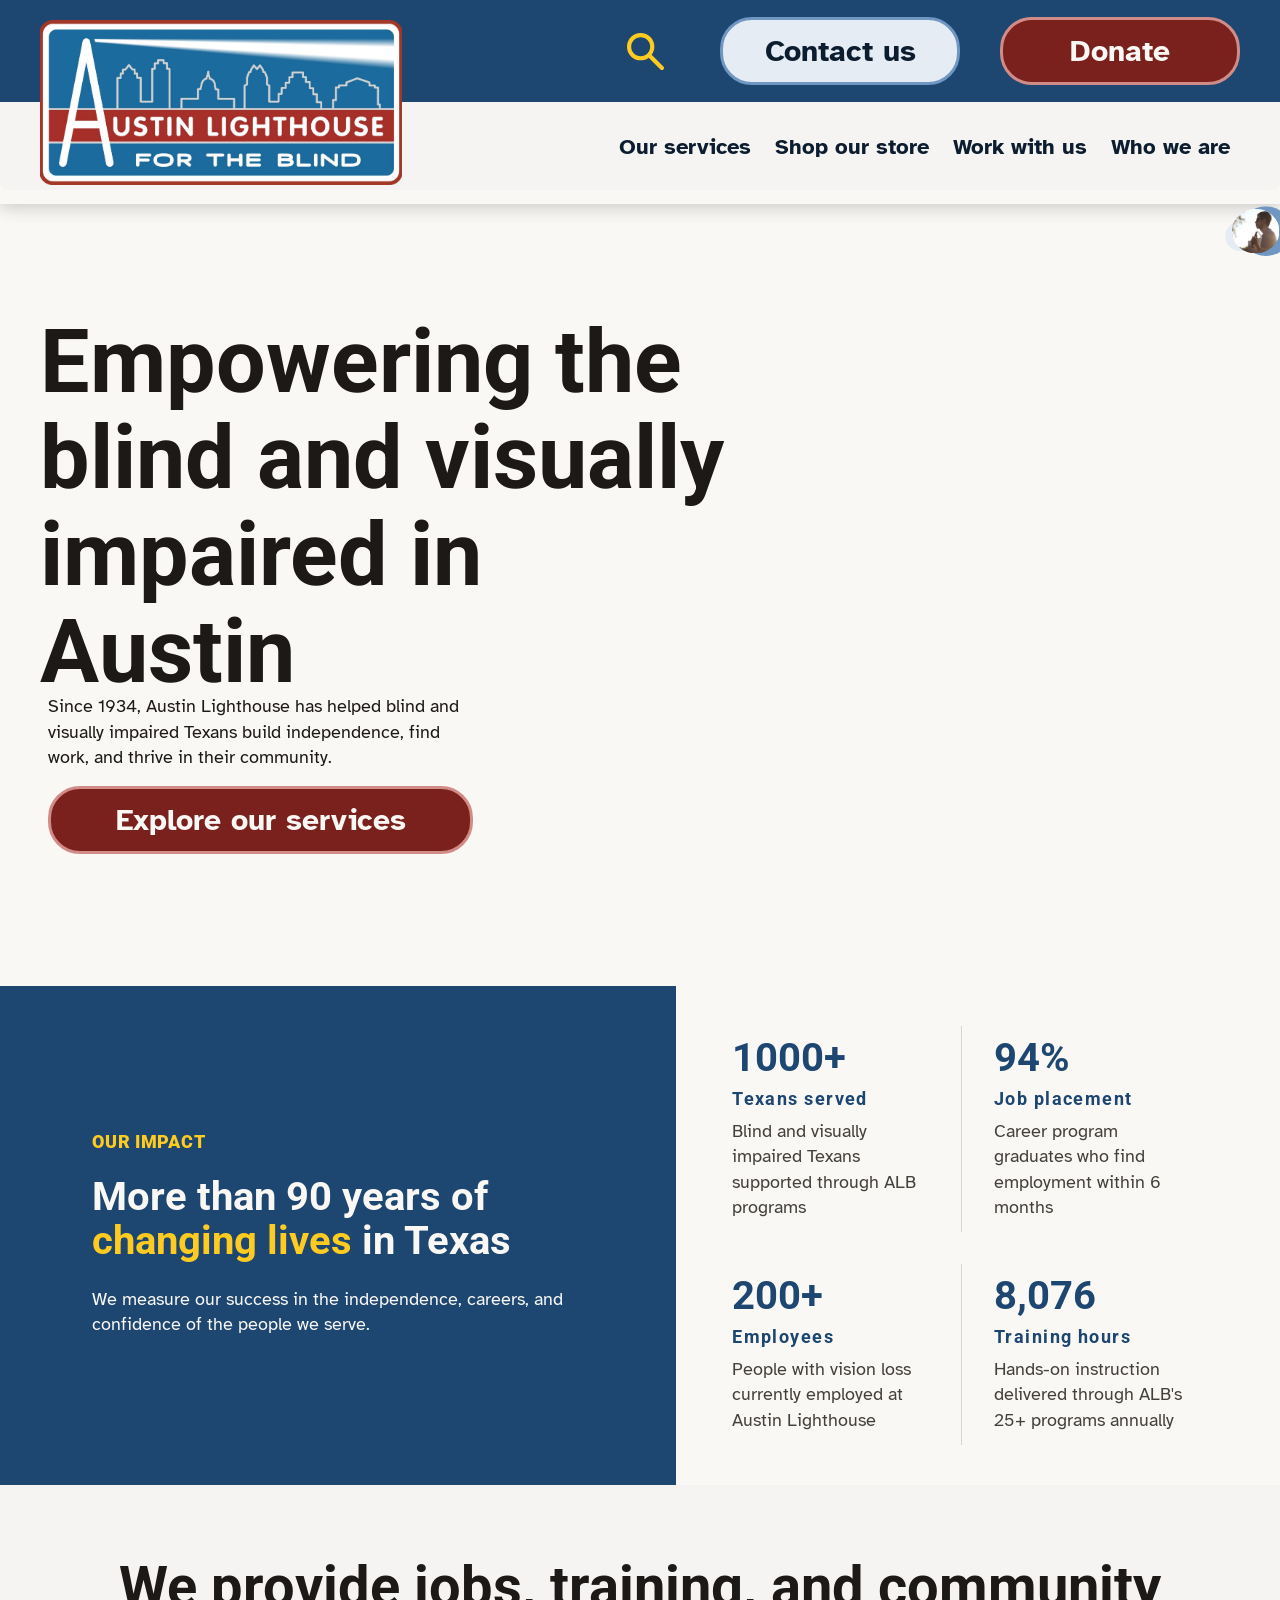
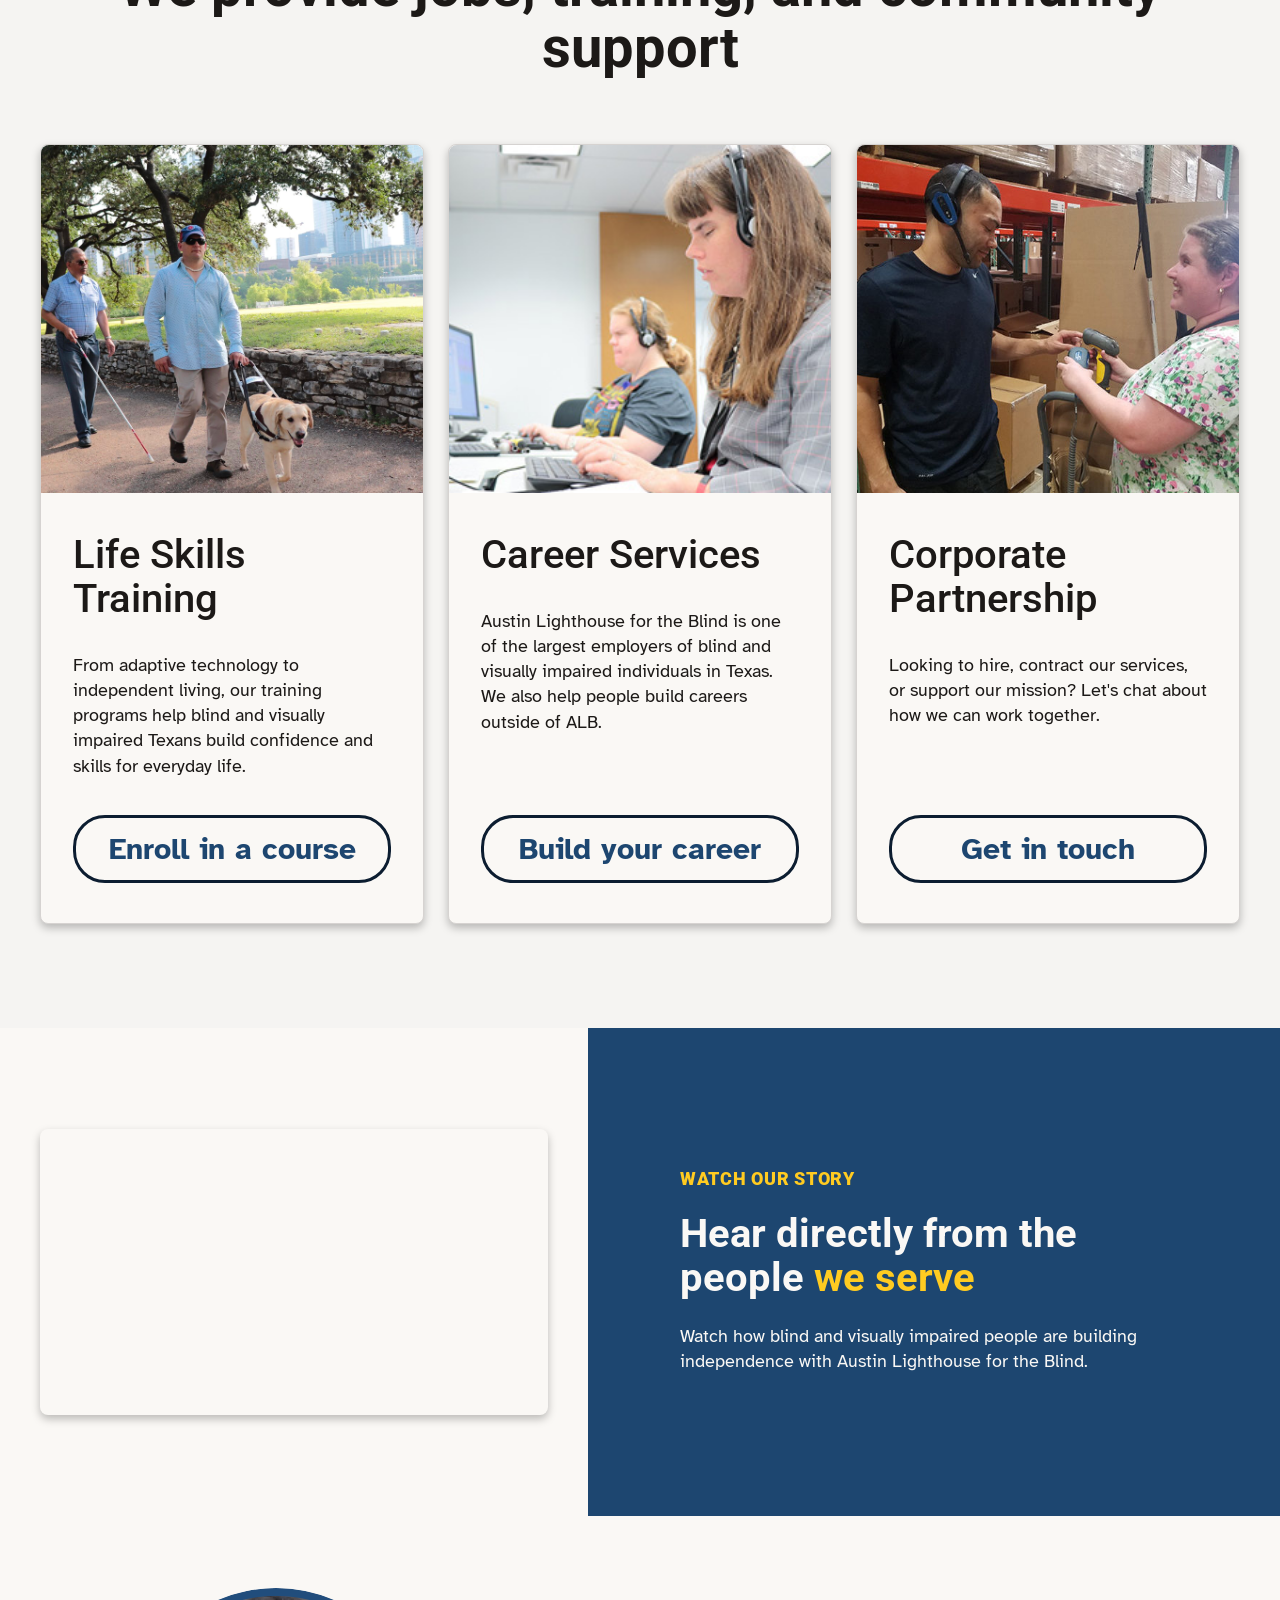
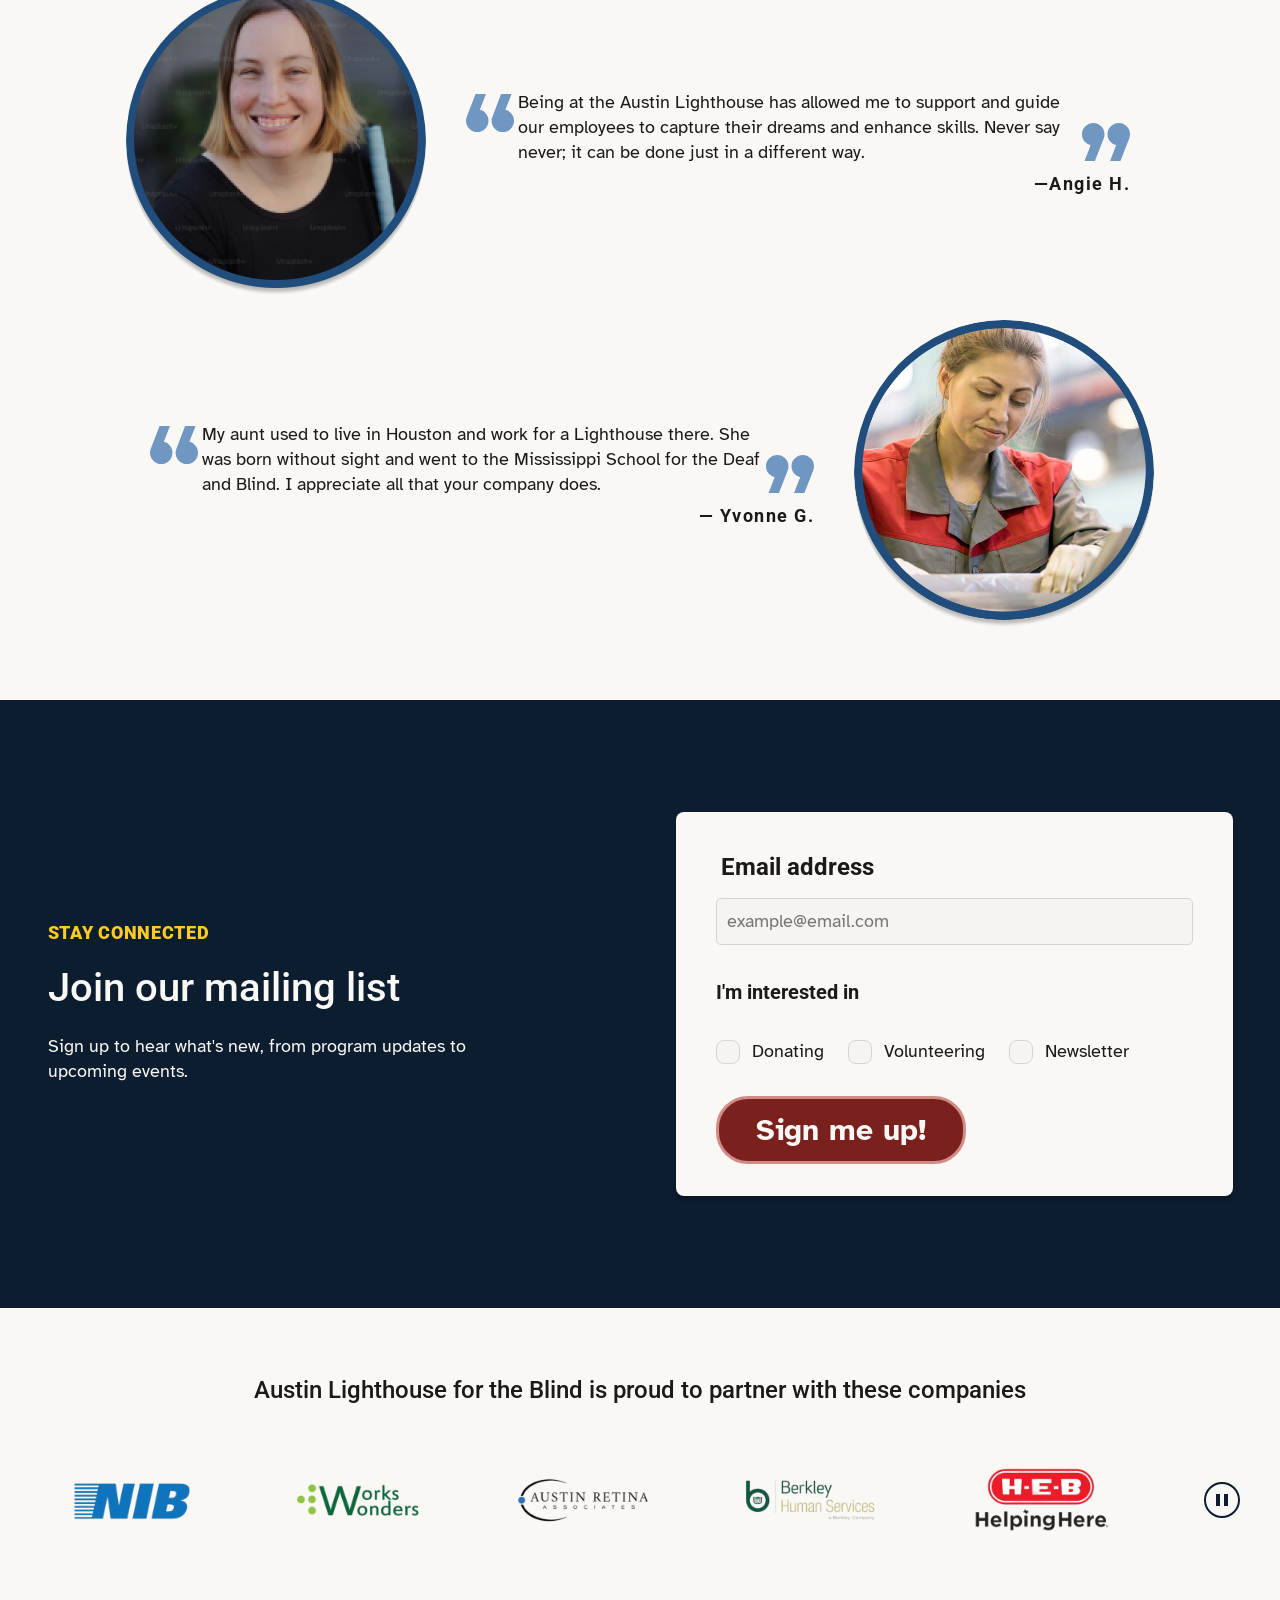
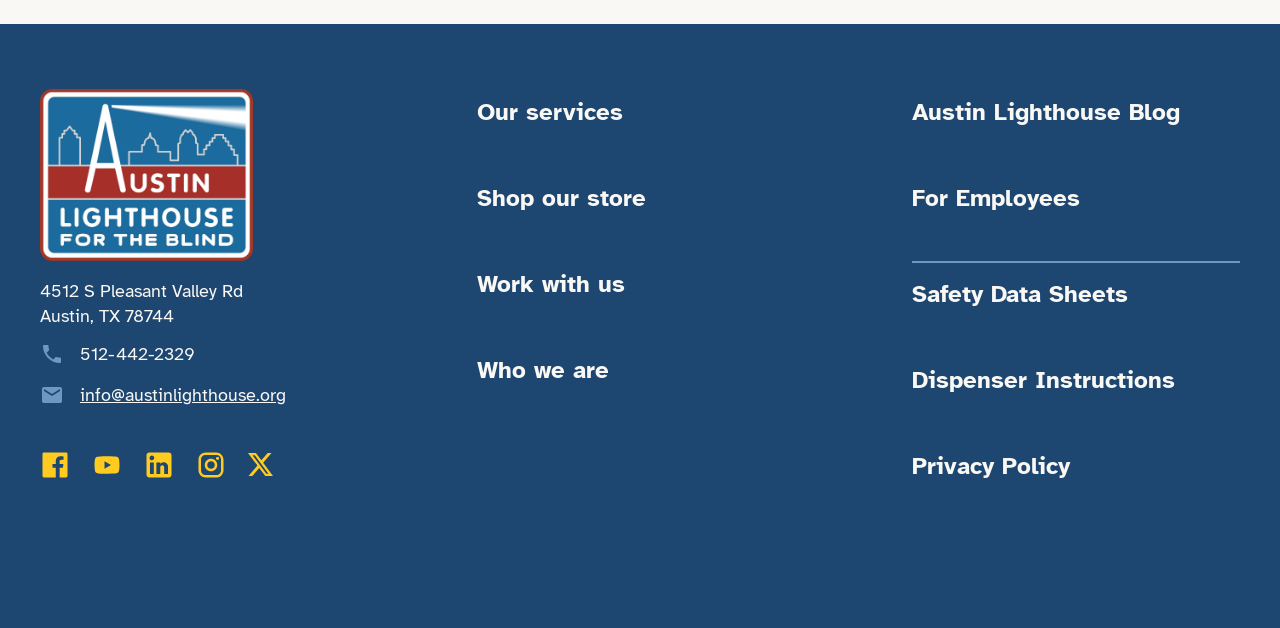
<file: index.html>
<!DOCTYPE html>
<html lang="en">
<head>
  <meta charset="UTF-8">
  <meta name="viewport" content="width=device-width, initial-scale=1.0">
  <title>Austin Lighthouse for the Blind</title>
  <link rel="preconnect" href="https://fonts.googleapis.com">
  <link rel="preconnect" href="https://fonts.gstatic.com" crossorigin>
  <link href="https://fonts.googleapis.com/css2?family=Roboto:wght@400;500;700;900&family=Atkinson+Hyperlegible:wght@400;700&display=swap" rel="stylesheet">
  <link rel="stylesheet" href="styles.css">
</head>
<body>

<!--
  ═══════════════════════════════════════════════════════════════
  ACCESSIBILITY REFERENCE — index.html
  For developers using screen readers or building on this page.
  ═══════════════════════════════════════════════════════════════

  LANDMARK STRUCTURE (screen reader navigation map)
    nav          "Skip links"
    banner       (header)
      nav        "Utility navigation"
      nav        "Main navigation"
    main         #content
      region     "Empowering the blind and visually impaired in Austin"   h1
      region     "Our Impact"                                              h2
      region     "We provide jobs, training, and community support"        h2
      region     "Watch our story"                                         (no heading, label only)
      region     "Testimonials"                                            (no heading, label only)
      region     "Stay connected"                                          h2
      region     "Our partners"                                            h2
    contentinfo  (footer)  ← #colophon
      nav        "Footer primary navigation"
      nav        "Footer secondary navigation"

  HEADING HIERARCHY
    h1  Empowering the blind and visually impaired in Austin
    h2  More than 90 years of changing lives in Texas
    h2  We provide jobs, training, and community support
      h3  Life Skills Training
      h3  Career Services
      h3  Corporate Partnership
    h2  Hear directly from the people we serve
    h2  Join our mailing list
    h2  Austin Lighthouse for the Blind is proud to partner with these companies
-->

  <!-- Skip navigation (visible on keyboard focus) -->
  <nav aria-label="Skip links" class="skip-links">
    <ul>
      <li><a class="skip-link" href="#nav-first-item">Skip to main navigation</a></li>
      <li><a class="skip-link" href="#content">Skip to main content</a></li>
      <li><a class="skip-link" href="#colophon">Skip to footer</a></li>
    </ul>
  </nav>

  <!-- ===================== HEADER NAV ===================== -->
  <header class="header-nav">
    <div class="header-inner">
      <div class="nav-stack">
        <nav class="top-nav" aria-label="Utility navigation">
          <button class="search-btn" aria-label="Search">
            <img src="images/icons/icon_Search.svg" alt="" width="37" height="37">
          </button>
          <a href="#" class="btn btn-contact">Contact us</a>
          <a href="donate.html" class="btn btn-donate">Donate</a>
        </nav>
        <nav id="site-navigation" class="global-nav" aria-label="Main navigation">
          <div class="nav-item has-dropdown">
            <button id="nav-first-item" type="button" class="nav-link" aria-expanded="false" aria-controls="services-dropdown">Our services</button>
            <div id="services-dropdown" class="nav-dropdown" aria-hidden="true" aria-label="Our services submenu">
              <a href="#" class="dropdown-item">Career coaching and support</a>
              <a href="#" class="dropdown-item">Technology for everyday life</a>
              <a href="#" class="dropdown-item">Independent living</a>
              <a href="#" class="dropdown-item">Eye care and vision clinic</a>
            </div>
          </div>
          <a href="#" class="nav-link">Shop our store</a>
          <a href="#" class="nav-link">Work with us</a>
          <a href="#" class="nav-link">Who we are</a>
        </nav>
      </div>
      <div class="header-logo">
        <a href="index.html" aria-label="Austin Lighthouse for the Blind — home">
          <img src="images/logos/logo_ALB_FullColorRectangle.png" alt="">
        </a>
      </div>

      <!-- Mobile controls — search + hamburger; hidden on desktop via CSS -->
      <div class="mobile-nav-controls">
        <button class="search-btn" aria-label="Search">
          <img src="images/icons/icon_Search.svg" alt="" width="37" height="37">
        </button>
        <button class="mobile-menu-btn" aria-label="Open navigation menu" aria-expanded="false">
          <svg class="icon-hamburger" width="24" height="18" viewBox="0 0 24 18" aria-hidden="true" focusable="false">
            <rect y="0" width="24" height="3" rx="1.5" fill="currentColor"/>
            <rect y="7.5" width="24" height="3" rx="1.5" fill="currentColor"/>
            <rect y="15" width="24" height="3" rx="1.5" fill="currentColor"/>
          </svg>
          <svg class="icon-close" width="20" height="20" viewBox="0 0 20 20" aria-hidden="true" focusable="false">
            <line x1="2" y1="2" x2="18" y2="18" stroke="currentColor" stroke-width="3" stroke-linecap="round"/>
            <line x1="18" y1="2" x2="2" y2="18" stroke="currentColor" stroke-width="3" stroke-linecap="round"/>
          </svg>
        </button>
      </div>
    </div>
  </header>

  <!-- ===================== MAIN CONTENT ===================== -->
  <!-- tabindex="-1" lets the "Skip to main content" link move focus here programmatically without putting main in the tab order -->
  <main id="content" tabindex="-1">

    <!-- HERO -->
    <section class="section-hero" aria-labelledby="hero-heading">
      <div class="hero-visual">
        <div class="hero-ellipse-large" aria-hidden="true"></div>
        <div class="hero-ellipse-small" aria-hidden="true"></div>
        <div class="hero-photo-mask">
          <img src="images/photos/hero_Image.png" alt="A person standing in profile against a bright outdoor background. They’re confident and calm, wearing a striped shirt and sunglasses, holding a white cane upright in front of them. The photo has a circular crop.">
        </div>
      </div>
      <div class="hero-content">
        <h1 id="hero-heading">Empowering the blind and visually impaired in Austin</h1>
        <div class="hero-sub">
          <p>Since 1934, Austin Lighthouse has helped blind and visually impaired Texans build independence, find work, and thrive in their community.</p>
          <a href="#" class="btn btn-donate hero-cta">Explore our services</a>
        </div>
      </div>
    </section>

    <!-- IMPACT -->
    <section class="section-impact" aria-label="Our Impact">
      <div class="impact-copy">
        <div class="impact-copy-inner">
          <!-- aria-hidden: decorative uppercase label; the h2 below is the real heading and makes this redundant -->
        <p class="eyebrow" aria-hidden="true">OUR IMPACT</p>
          <h2 id="impact-heading">More than 90 years of <span class="gold">changing lives</span> in Texas</h2>
          <p>We measure our success in the independence, careers, and confidence of the people we serve.</p>
        </div>
      </div>
      <div class="impact-stats">
        <div class="stats-grid">
          <ul id="impact-statistics">
          <li class="stat-item border-right">
            <p class="stat-number">1000+</p>
            <p class="stat-label">Texans served</p>
            <p class="stat-desc">Blind and visually impaired Texans supported through ALB programs</p>
          </li>
          <li class="stat-item">
            <p class="stat-number">94%</p>
            <p class="stat-label">Job placement</p>
            <p class="stat-desc">Career program graduates who find employment within 6 months</p>
          </li>
          <li class="stat-item border-right">
            <p class="stat-number">200+</p>
            <p class="stat-label">Employees</p>
            <p class="stat-desc">People with vision loss currently employed at Austin Lighthouse</p>
          </li>
          <li class="stat-item">
            <p class="stat-number">8,076</p>
            <p class="stat-label">Training hours</p>
            <p class="stat-desc">Hands-on instruction delivered through ALB's 25+ programs annually</p>
          </li>
          </ul>
        </div>
      </div>
    </section>

    <!-- CARDS -->
    <section class="section-cards" aria-labelledby="cards-heading">
      <div class="cards-inner">
        <h2 id="cards-heading" class="cards-heading">We provide jobs, training, and community support</h2>
        <div class="cards-grid">
          <article class="stat-card">
            <div class="card-photo">
              <img src="images/photos/LifeSkillsTraining.png" alt="Two people walk along an outdoor path together, one using a white cane and the other with a guide dog">
            </div>
            <div class="card-body">
              <div class="card-text">
                <h3>Life Skills Training</h3>
                <p>From adaptive technology to independent living, our training programs help blind and visually impaired Texans build confidence and skills for everyday life.</p>
              </div>
              <a href="#" class="btn btn-outline">Enroll in a course</a>
            </div>
          </article>
          <article class="stat-card">
            <div class="card-photo">
              <img src="images/photos/CareerServices.png" alt="A person wearing headphones works at a computer in an office, focused on their screen">
            </div>
            <div class="card-body">
              <div class="card-text">
                <h3>Career Services</h3>
                <p>Austin Lighthouse for the Blind is one of the largest employers of blind and visually impaired individuals in Texas. We also help people build careers outside of ALB.</p>
              </div>
              <a href="#" class="btn btn-outline">Build your career</a>
            </div>
          </article>
          <article class="stat-card">
            <div class="card-photo">
              <img src="images/photos/CorporatePartnership.png" alt="Two people work side by side in a warehouse, one wearing a headset while the other passes handheld equipment.">
            </div>
            <div class="card-body">
              <div class="card-text">
                <h3>Corporate Partnership</h3>
                <p>Looking to hire, contract our services, or support our mission? Let's chat about how we can work together.</p>
              </div>
              <a href="#" class="btn btn-outline">Get in touch</a>
            </div>
          </article>
        </div>
      </div>
    </section>

    <!-- VIDEO -->
    <section class="section-video" aria-label="Watch our story">
      <div class="video-media">
        <div class="video-wrapper">
          <!-- Skip link inside the section lets keyboard and screen reader users bypass the iframe entirely -->
          <a class="skip-link" href="#post-video">Skip past video</a>
          <iframe
            src="https://www.youtube-nocookie.com/embed/WLQHauS5P_Q?cc_load_policy=1"
            title="Austin Lighthouse for the Blind — hear directly from the people we serve"
            allow="accelerometer; autoplay; clipboard-write; encrypted-media; gyroscope; picture-in-picture; web-share"
            allowfullscreen
            loading="lazy"
            referrerpolicy="strict-origin-when-cross-origin">
          </iframe>
        </div>
      </div>
      <div class="video-copy">
        <div class="video-copy-inner">
          <!-- aria-hidden: decorative uppercase label; the h2 below is the real heading and makes this redundant -->
        <p class="eyebrow" aria-hidden="true">WATCH OUR STORY</p>
          <h2 id="video-heading">Hear directly from the people <span class="gold">we serve</span></h2>
          <p>Watch how blind and visually impaired people are building independence with Austin Lighthouse for the Blind.</p>
        </div>
      </div>
    </section>

    <!-- TESTIMONIALS -->
    <!-- tabindex="-1" makes this the landing target for the "Skip past video" link above -->
    <section id="post-video" tabindex="-1" class="section-testimonials" aria-label="Testimonials">

      <article class="testimonial testimonial-left">
        <div class="testimonial-photo">
          <img src="images/photos/profilePhoto_AngieH.png" alt="Angie H. in a red and grey button up work shirt, focused on a task at their workstation.">
        </div>
        <figure class="testimonial-quote">
          <div class="quote-body">
            <img src="images/icons/openQuote.svg" alt="" class="quote-open" width="48" height="38">
            <blockquote>
              <p>Being at the Austin Lighthouse has allowed me to support and guide our employees to capture their dreams and enhance skills. Never say never; it can be done just in a different way.</p>
            </blockquote>
            <img src="images/icons/EndQuote.svg" alt="" class="quote-close" width="48" height="38">
          </div>
          <figcaption>—Angie H.</figcaption>
        </figure>
      </article>

      <article class="testimonial testimonial-right">
        <figure class="testimonial-quote">
          <div class="quote-body">
            <img src="images/icons/openQuote.svg" alt="" class="quote-open" width="48" height="38">
            <blockquote>
              <p>My aunt used to live in Houston and work for a Lighthouse there. She was born without sight and went to the Mississippi School for the Deaf and Blind. I appreciate all that your company does.</p>
            </blockquote>
            <img src="images/icons/EndQuote.svg" alt="" class="quote-close" width="48" height="38">
          </div>
          <figcaption>— Yvonne G.</figcaption>
        </figure>
        <div class="testimonial-photo">
          <img src="images/photos/profilePhoto_YvonneG.png" alt="Yvonne G. with shoulder-length hair smiling, holding a cane with blue grip tape on the handle">
        </div>
      </article>

    </section>

    <!-- NEWSLETTER -->
    <section class="section-newsletter" aria-label="Stay connected">
      <div class="newsletter-copy">
        <!-- aria-hidden: decorative uppercase label; the h2 below is the real heading and makes this redundant -->
        <p class="eyebrow" aria-hidden="true">STAY CONNECTED</p>
        <h2 id="newsletter-heading">Join our mailing list</h2>
        <p>Sign up to hear what's new, from program updates to upcoming events.</p>
      </div>
      <form class="signup-card" aria-label="Mailing list signup">
        <div class="form-field">
          <label for="email-input">Email address</label>
          <input type="email" id="email-input" name="email" placeholder="example@email.com" autocomplete="email" required aria-required="true">
        </div>
        <fieldset class="form-interests">
          <legend class="interest-legend">I'm interested in</legend>
          <div class="checkboxes">
            <label class="checkbox-label">
              <input type="checkbox" name="interest" value="donating">
              Donating
            </label>
            <label class="checkbox-label">
              <input type="checkbox" name="interest" value="volunteering">
              Volunteering
            </label>
            <label class="checkbox-label">
              <input type="checkbox" name="interest" value="newsletter">
              Newsletter
            </label>
          </div>
        </fieldset>
        <button type="submit" class="btn btn-donate signup-btn">Sign me up!</button>
      </form>
    </section>

    <!-- PARTNERS -->
    <section class="section-partners" aria-label="Our partners">
      <div class="partners-inner">
        <h2 id="partners-heading" class="partners-heading">Austin Lighthouse for the Blind is proud to partner with these companies</h2>
        <div class="ticker-container">
          <div class="ticker-track">
            <div class="ticker-inner">
              <ul class="ticker-list">
                <li class="partner-logo">
                  <img src="images/logos/logo_NIB.png" alt="National Industries for the Blind">
                </li>
                <li class="partner-logo">
                  <img src="images/logos/logo_WorksWonders.png" alt="Works Wonders">
                </li>
                <li class="partner-logo">
                  <img src="images/logos/logo_AustinRetina.png" alt="Austin Retina Associates">
                </li>
                <li class="partner-logo">
                  <img src="images/logos/logo_Berkeley.png" alt="Berkley Human Services">
                </li>
                <li class="partner-logo">
                  <img src="images/logos/logo_HEB.png" alt="H-E-B">
                </li>
                <li class="partner-logo">
                  <img src="images/logos/logo_Paycom.png" alt="Paycom">
                </li>
              </ul>
              <!-- Duplicate list — aria-hidden="true" hides it from screen readers so logos aren't announced twice; the CSS animation creates a seamless visual loop -->
              <ul class="ticker-list" aria-hidden="true">
                <li class="partner-logo">
                  <img src="images/logos/logo_NIB.png" alt="">
                </li>
                <li class="partner-logo">
                  <img src="images/logos/logo_WorksWonders.png" alt="">
                </li>
                <li class="partner-logo">
                  <img src="images/logos/logo_AustinRetina.png" alt="">
                </li>
                <li class="partner-logo">
                  <img src="images/logos/logo_Berkeley.png" alt="">
                </li>
                <li class="partner-logo">
                  <img src="images/logos/logo_HEB.png" alt="">
                </li>
                <li class="partner-logo">
                  <img src="images/logos/logo_Paycom.png" alt="">
                </li>
              </ul>
            </div>
          </div>
          <button class="ticker-pause-btn" aria-label="Pause partner logos" aria-pressed="false">
            <svg class="icon-pause" width="16" height="16" viewBox="0 0 16 16" aria-hidden="true" focusable="false">
              <rect x="2" y="2" width="4" height="12" fill="currentColor"/>
              <rect x="10" y="2" width="4" height="12" fill="currentColor"/>
            </svg>
            <svg class="icon-play" width="16" height="16" viewBox="0 0 16 16" aria-hidden="true" focusable="false" hidden>
              <polygon points="3,2 14,8 3,14" fill="currentColor"/>
            </svg>
          </button>
        </div>
      </div>
    </section>

  </main><!-- end #content -->

  <!-- ===================== FOOTER ===================== -->
  <!-- tabindex="-1" lets the "Skip to footer" link move focus here programmatically without putting footer in the tab order -->
  <footer id="colophon" tabindex="-1" class="footer">
    <div class="footer-inner">

      <div class="footer-left">
        <a href="/" aria-label="Austin Lighthouse for the Blind — home">
          <img src="images/logos/logo_Square.png" alt="" class="footer-logo">
        </a>
        <address>
          <!-- aria-label spells out abbreviations so screen readers don't mispronounce "Rd" and "TX" -->
          <p class="footer-address" aria-label="4512 S Pleasant Valley Road, Austin, Texas 78744">4512 S Pleasant Valley Rd<br>Austin, TX 78744</p>
          <div class="contact-item">
            <img src="images/icons/icon_Phone.svg" alt="" width="24" height="24">
            <a href="tel:5124422329" aria-label="Call us at 512-442-2329">512-442-2329</a>
          </div>
          <div class="contact-item">
            <img src="images/icons/icon_Email.svg" alt="" width="24" height="24">
            <a href="mailto:info@austinlighthouse.org" aria-label="Email us at info@austinlighthouse.org">info@austinlighthouse.org</a>
          </div>
        </address>
        <div class="social-links">
          <a href="#" aria-label="Facebook, opens in new tab" target="_blank" rel="noopener noreferrer"><img src="images/icons/icon_Facebook.svg" alt="" width="30" height="30"></a>
          <a href="#" aria-label="YouTube, opens in new tab" target="_blank" rel="noopener noreferrer"><img src="images/icons/icon_YouTube.svg" alt="" width="30" height="30"></a>
          <a href="#" aria-label="LinkedIn, opens in new tab" target="_blank" rel="noopener noreferrer"><img src="images/icons/icon_LinkedIn.svg" alt="" width="30" height="30"></a>
          <a href="#" aria-label="Instagram, opens in new tab" target="_blank" rel="noopener noreferrer"><img src="images/icons/icon_IG.svg" alt="" width="30" height="30"></a>
          <a href="#" aria-label="Twitter / X, opens in new tab" target="_blank" rel="noopener noreferrer"><img src="images/icons/icon_TwitterX.svg" alt="" width="25" height="23"></a>
        </div>
      </div>

      <nav class="footer-nav" aria-label="Footer primary navigation">
        <ul>
          <li><a href="#">Our services</a></li>
          <li><a href="#">Shop our store</a></li>
          <li><a href="#">Work with us</a></li>
          <li><a href="#">Who we are</a></li>
        </ul>
      </nav>

      <nav class="footer-nav-secondary" aria-label="Footer secondary navigation">
        <ul class="footer-nav-top">
          <li><a href="#">Austin Lighthouse Blog</a></li>
          <li><a href="#">For Employees</a></li>
        </ul>
        <ul class="footer-nav-bottom">
          <li><a href="#">Safety Data Sheets</a></li>
          <li><a href="#">Dispenser Instructions</a></li>
          <li><a href="#">Privacy Policy</a></li>
        </ul>
      </nav>

    </div>
  </footer>

  <!-- ===================== MOBILE NAV OVERLAY ===================== -->
  <!-- role="dialog" + aria-modal signals a modal context to screen readers; JS uses `inert` on inactive panels
       because aria-modal's virtual cursor trapping is inconsistently supported across screen readers -->
  <div class="mobile-nav-overlay" role="dialog" aria-modal="true" aria-label="Navigation menu">
    <div class="mobile-nav-track">

      <!-- ── Panel 1: Main menu ── -->
      <div class="mobile-nav-panel" id="mobile-panel-main">
        <button class="mobile-nav-close" aria-label="Close navigation menu">
          <svg width="24" height="24" viewBox="0 0 24 24" aria-hidden="true" focusable="false">
            <line x1="3" y1="3" x2="21" y2="21" stroke="currentColor" stroke-width="2.5" stroke-linecap="round"/>
            <line x1="21" y1="3" x2="3" y2="21" stroke="currentColor" stroke-width="2.5" stroke-linecap="round"/>
          </svg>
        </button>
        <div class="mobile-nav-body">
          <nav class="mobile-nav-links" aria-label="Main navigation">
            <button type="button" class="mobile-nav-link mobile-nav-services-btn" aria-expanded="false" aria-controls="mobile-panel-services">
              Our services
              <svg class="mobile-nav-chevron" width="10" height="16" viewBox="0 0 10 16" aria-hidden="true" focusable="false">
                <polyline points="2,2 8,8 2,14" stroke="currentColor" stroke-width="2.5" stroke-linecap="round" stroke-linejoin="round" fill="none"/>
              </svg>
            </button>
            <a href="#" class="mobile-nav-link">Shop our store</a>
            <a href="#" class="mobile-nav-link">Work with us</a>
            <a href="#" class="mobile-nav-link">Who we are</a>
          </nav>
          <div class="mobile-nav-actions">
            <a href="#" class="mobile-btn mobile-btn-contact">Contact us</a>
            <a href="donate.html" class="mobile-btn mobile-btn-donate">Donate</a>
          </div>
        </div>
        <div class="mobile-nav-socials">
          <a href="#" aria-label="Facebook, opens in new tab" target="_blank" rel="noopener noreferrer"><img src="images/icons/icon_Facebook.svg" alt="" width="30" height="30"></a>
          <a href="#" aria-label="YouTube, opens in new tab" target="_blank" rel="noopener noreferrer"><img src="images/icons/icon_YouTube.svg" alt="" width="30" height="30"></a>
          <a href="#" aria-label="LinkedIn, opens in new tab" target="_blank" rel="noopener noreferrer"><img src="images/icons/icon_LinkedIn.svg" alt="" width="30" height="30"></a>
          <a href="#" aria-label="Instagram, opens in new tab" target="_blank" rel="noopener noreferrer"><img src="images/icons/icon_IG.svg" alt="" width="30" height="30"></a>
          <a href="#" aria-label="Twitter / X, opens in new tab" target="_blank" rel="noopener noreferrer"><img src="images/icons/icon_TwitterX.svg" alt="" width="25" height="23"></a>
        </div>
      </div>

      <!-- ── Panel 2: Our services sub-menu ── -->
      <div class="mobile-nav-panel" id="mobile-panel-services">
        <button type="button" class="mobile-nav-back" aria-label="Back to main menu">
          <svg width="21" height="20" viewBox="0 0 21 20" aria-hidden="true" focusable="false">
            <line x1="19" y1="10" x2="2" y2="10" stroke="currentColor" stroke-width="2.5" stroke-linecap="round"/>
            <polyline points="9,2 2,10 9,18" stroke="currentColor" stroke-width="2.5" stroke-linecap="round" stroke-linejoin="round" fill="none"/>
          </svg>
          Back to main menu
        </button>
        <nav class="mobile-subnav-links" aria-label="Our services">
          <a href="#" class="mobile-nav-link">Career coaching and support</a>
          <a href="#" class="mobile-nav-link">Technology for everyday life</a>
          <a href="#" class="mobile-nav-link">Independent living</a>
          <a href="#" class="mobile-nav-link">Eye care and vision assessment</a>
        </nav>
        <div class="mobile-nav-socials">
          <a href="#" aria-label="Facebook, opens in new tab" target="_blank" rel="noopener noreferrer"><img src="images/icons/icon_Facebook.svg" alt="" width="30" height="30"></a>
          <a href="#" aria-label="YouTube, opens in new tab" target="_blank" rel="noopener noreferrer"><img src="images/icons/icon_YouTube.svg" alt="" width="30" height="30"></a>
          <a href="#" aria-label="LinkedIn, opens in new tab" target="_blank" rel="noopener noreferrer"><img src="images/icons/icon_LinkedIn.svg" alt="" width="30" height="30"></a>
          <a href="#" aria-label="Instagram, opens in new tab" target="_blank" rel="noopener noreferrer"><img src="images/icons/icon_IG.svg" alt="" width="30" height="30"></a>
          <a href="#" aria-label="Twitter / X, opens in new tab" target="_blank" rel="noopener noreferrer"><img src="images/icons/icon_TwitterX.svg" alt="" width="25" height="23"></a>
        </div>
      </div>

    </div><!-- end .mobile-nav-track -->
  </div><!-- end .mobile-nav-overlay -->

  <script>
    /* Mobile nav — main menu + Our services sub-panel */
    (function () {
      var menuBtn       = document.querySelector('.mobile-menu-btn');
      var overlay       = document.querySelector('.mobile-nav-overlay');
      var closeBtn      = document.querySelector('.mobile-nav-close');
      var servicesBtn   = document.querySelector('.mobile-nav-services-btn');
      var backBtn       = document.querySelector('.mobile-nav-back');
      var mainPanel     = document.getElementById('mobile-panel-main');
      var servicesPanel = document.getElementById('mobile-panel-services');
      if (!menuBtn || !overlay) return;

      function closeMenu() {
        overlay.classList.remove('is-open', 'is-sub-open');
        menuBtn.classList.remove('is-open');
        menuBtn.setAttribute('aria-expanded', 'false');
        menuBtn.setAttribute('aria-label', 'Open navigation menu');
        if (servicesBtn) servicesBtn.setAttribute('aria-expanded', 'false');
        document.body.style.overflow = '';
        mainPanel.removeAttribute('inert');
        servicesPanel.removeAttribute('inert');
      }

      function openSubPanel() {
        overlay.classList.add('is-sub-open');
        mainPanel.setAttribute('inert', ''); // inert removes the main panel from the accessibility tree so SR users can't reach it while the sub-panel is open
        servicesPanel.removeAttribute('inert');
        if (servicesBtn) servicesBtn.setAttribute('aria-expanded', 'true');
        if (backBtn) backBtn.focus(); // move focus into the sub-panel so SR users land inside it, not behind it
      }

      function closeSubPanel() {
        overlay.classList.remove('is-sub-open');
        servicesPanel.setAttribute('inert', '');
        mainPanel.removeAttribute('inert');
        if (servicesBtn) {
          servicesBtn.setAttribute('aria-expanded', 'false');
          servicesBtn.focus(); // return focus to the trigger that opened the sub-panel — standard disclosure pattern
        }
      }

      menuBtn.addEventListener('click', function () {
        var isOpen = overlay.classList.toggle('is-open');
        menuBtn.classList.toggle('is-open', isOpen);
        menuBtn.setAttribute('aria-expanded', String(isOpen));
        menuBtn.setAttribute('aria-label', isOpen ? 'Close navigation menu' : 'Open navigation menu');
        document.body.style.overflow = isOpen ? 'hidden' : '';
        if (isOpen) {
          servicesPanel.setAttribute('inert', '');
          mainPanel.removeAttribute('inert');
          if (closeBtn) closeBtn.focus(); // move focus into the dialog immediately so SR users land inside it, not behind it
        } else {
          overlay.classList.remove('is-sub-open');
          if (servicesBtn) servicesBtn.setAttribute('aria-expanded', 'false');
          mainPanel.removeAttribute('inert');
          servicesPanel.removeAttribute('inert');
        }
      });

      if (closeBtn) {
        closeBtn.addEventListener('click', function () {
          closeMenu();
          menuBtn.focus(); // return focus to the hamburger button that triggered the menu
        });
      }

      if (servicesBtn) servicesBtn.addEventListener('click', openSubPanel);
      if (backBtn)     backBtn.addEventListener('click', closeSubPanel);

      document.addEventListener('keydown', function (e) {
        if (e.key === 'Escape') {
          if (overlay.classList.contains('is-sub-open')) {
            closeSubPanel();
          } else if (overlay.classList.contains('is-open')) {
            closeMenu();
            menuBtn.focus();
          }
          return;
        }
        // Manually trap Tab within the active panel — aria-modal alone doesn't reliably contain the virtual cursor across all screen readers
        if (e.key === 'Tab' && overlay.classList.contains('is-open')) {
          var activePanel = overlay.classList.contains('is-sub-open') ? servicesPanel : mainPanel;
          var focusable = Array.from(activePanel.querySelectorAll(
            'a[href], button:not([disabled]), [tabindex]:not([tabindex="-1"])'
          )).filter(function (el) { return !el.hidden; });
          if (focusable.length === 0) return;
          var first = focusable[0];
          var last  = focusable[focusable.length - 1];
          if (e.shiftKey && document.activeElement === first) {
            e.preventDefault();
            last.focus();
          } else if (!e.shiftKey && document.activeElement === last) {
            e.preventDefault();
            first.focus();
          }
        }
      });
    })();
  </script>

  <script>
    /* Services dropdown — disclosure pattern */
    (function () {
      var items = document.querySelectorAll('.nav-item.has-dropdown');
      items.forEach(function (item) {
        var trigger  = item.querySelector('.nav-link');
        var dropdown = item.querySelector('.nav-dropdown');
        function open()  {
          trigger.setAttribute('aria-expanded', 'true');
          if (dropdown) dropdown.setAttribute('aria-hidden', 'false');
        }
        function close() {
          trigger.setAttribute('aria-expanded', 'false');
          if (dropdown) dropdown.setAttribute('aria-hidden', 'true');
        }
        item.addEventListener('mouseenter', open);
        item.addEventListener('mouseleave', close);
        trigger.addEventListener('keydown', function (e) {
          if (e.key === 'Enter' || e.key === ' ') {
            e.preventDefault();
            trigger.getAttribute('aria-expanded') === 'true' ? close() : open();
          }
        });
        // Close when focus leaves the entire nav item, not just the trigger — lets keyboard users tab through dropdown items without closing it prematurely
        item.addEventListener('focusout', function (e) {
          if (!item.contains(e.relatedTarget)) close();
        });
        item.addEventListener('keydown', function (e) {
          if (e.key === 'Escape') { close(); trigger.focus(); }
        });
      });
    })();
  </script>

  <script>
    (function () {
      var btn   = document.querySelector('.ticker-pause-btn');
      var track = document.querySelector('.ticker-track');
      if (!btn || !track) return;

      btn.addEventListener('click', function () {
        var paused = track.classList.toggle('is-paused');
        btn.classList.toggle('is-paused', paused);
        btn.setAttribute('aria-pressed', paused);
        // Label reflects the next action ("Play"/"Pause"), not the current state — standard convention for toggle buttons alongside aria-pressed
        btn.setAttribute('aria-label', paused ? 'Play partner logos' : 'Pause partner logos');
      });
    })();
  </script>
</body>
</html>
</file>
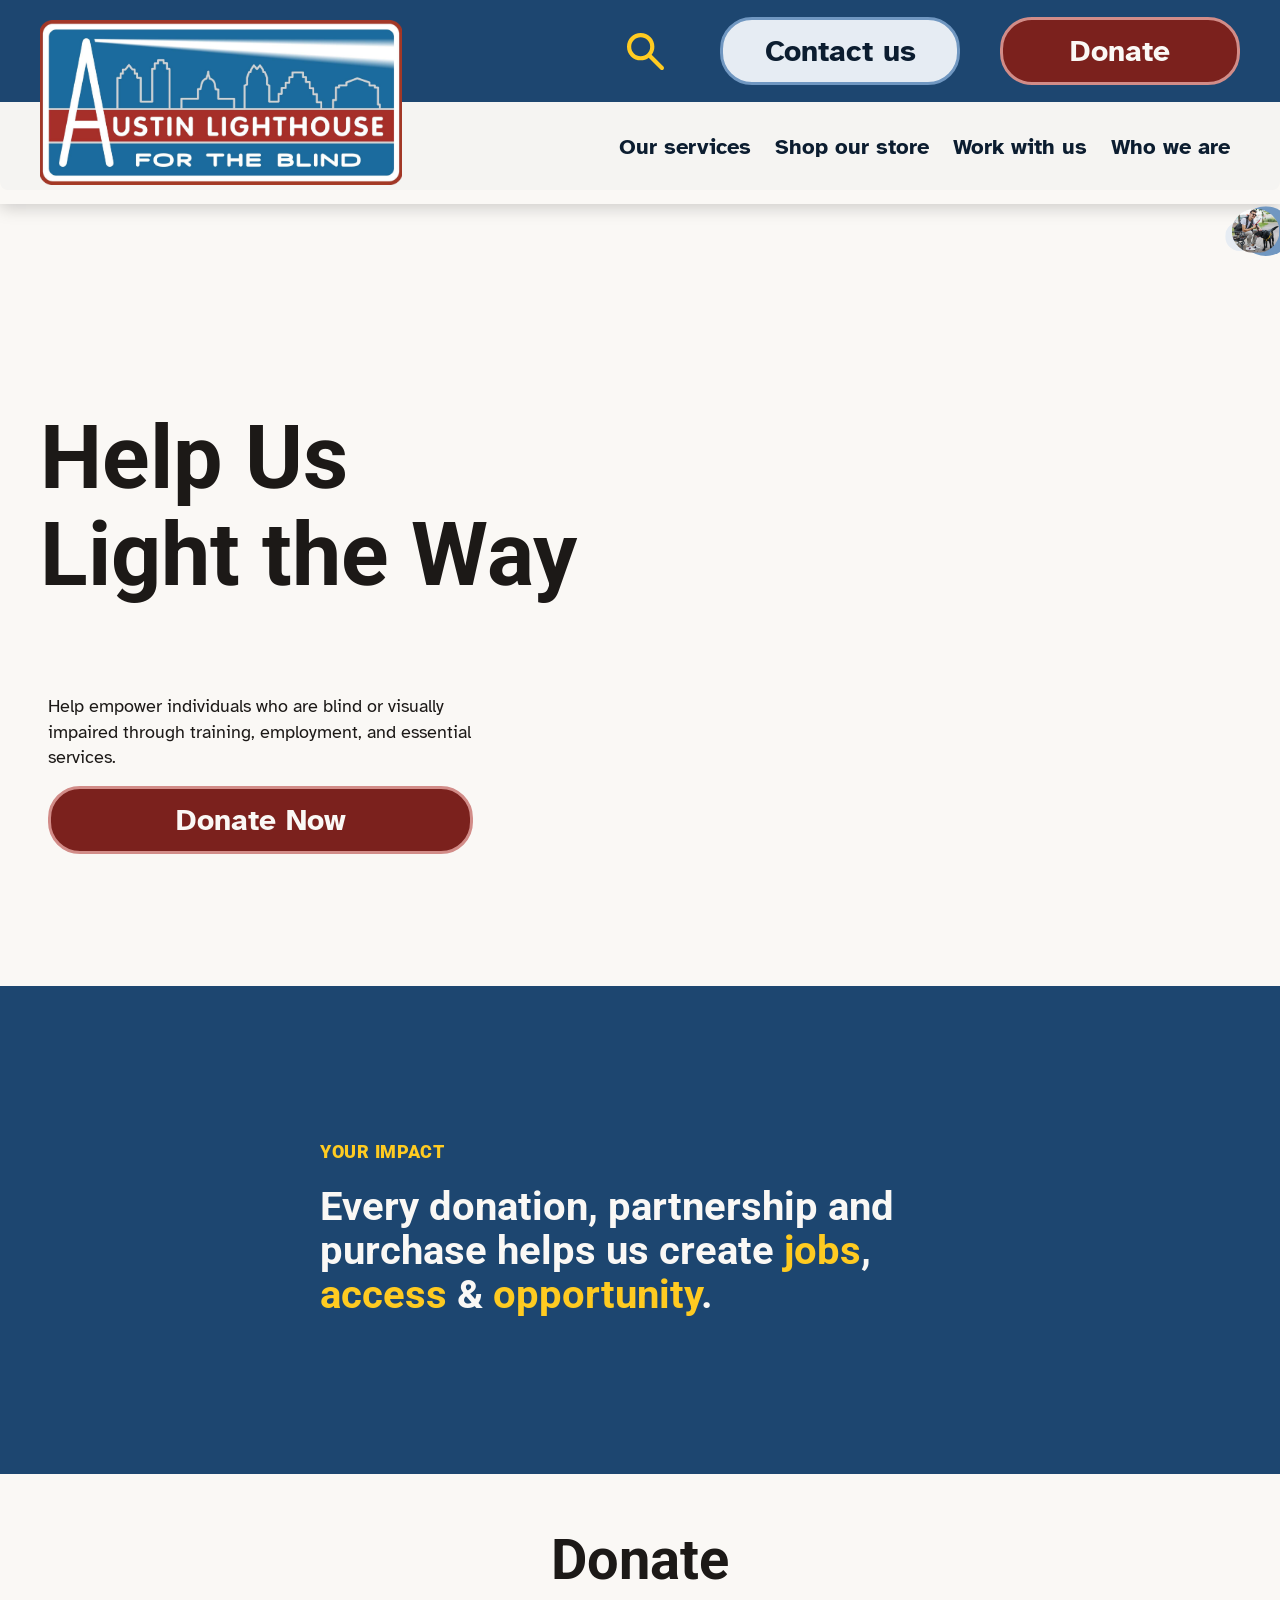
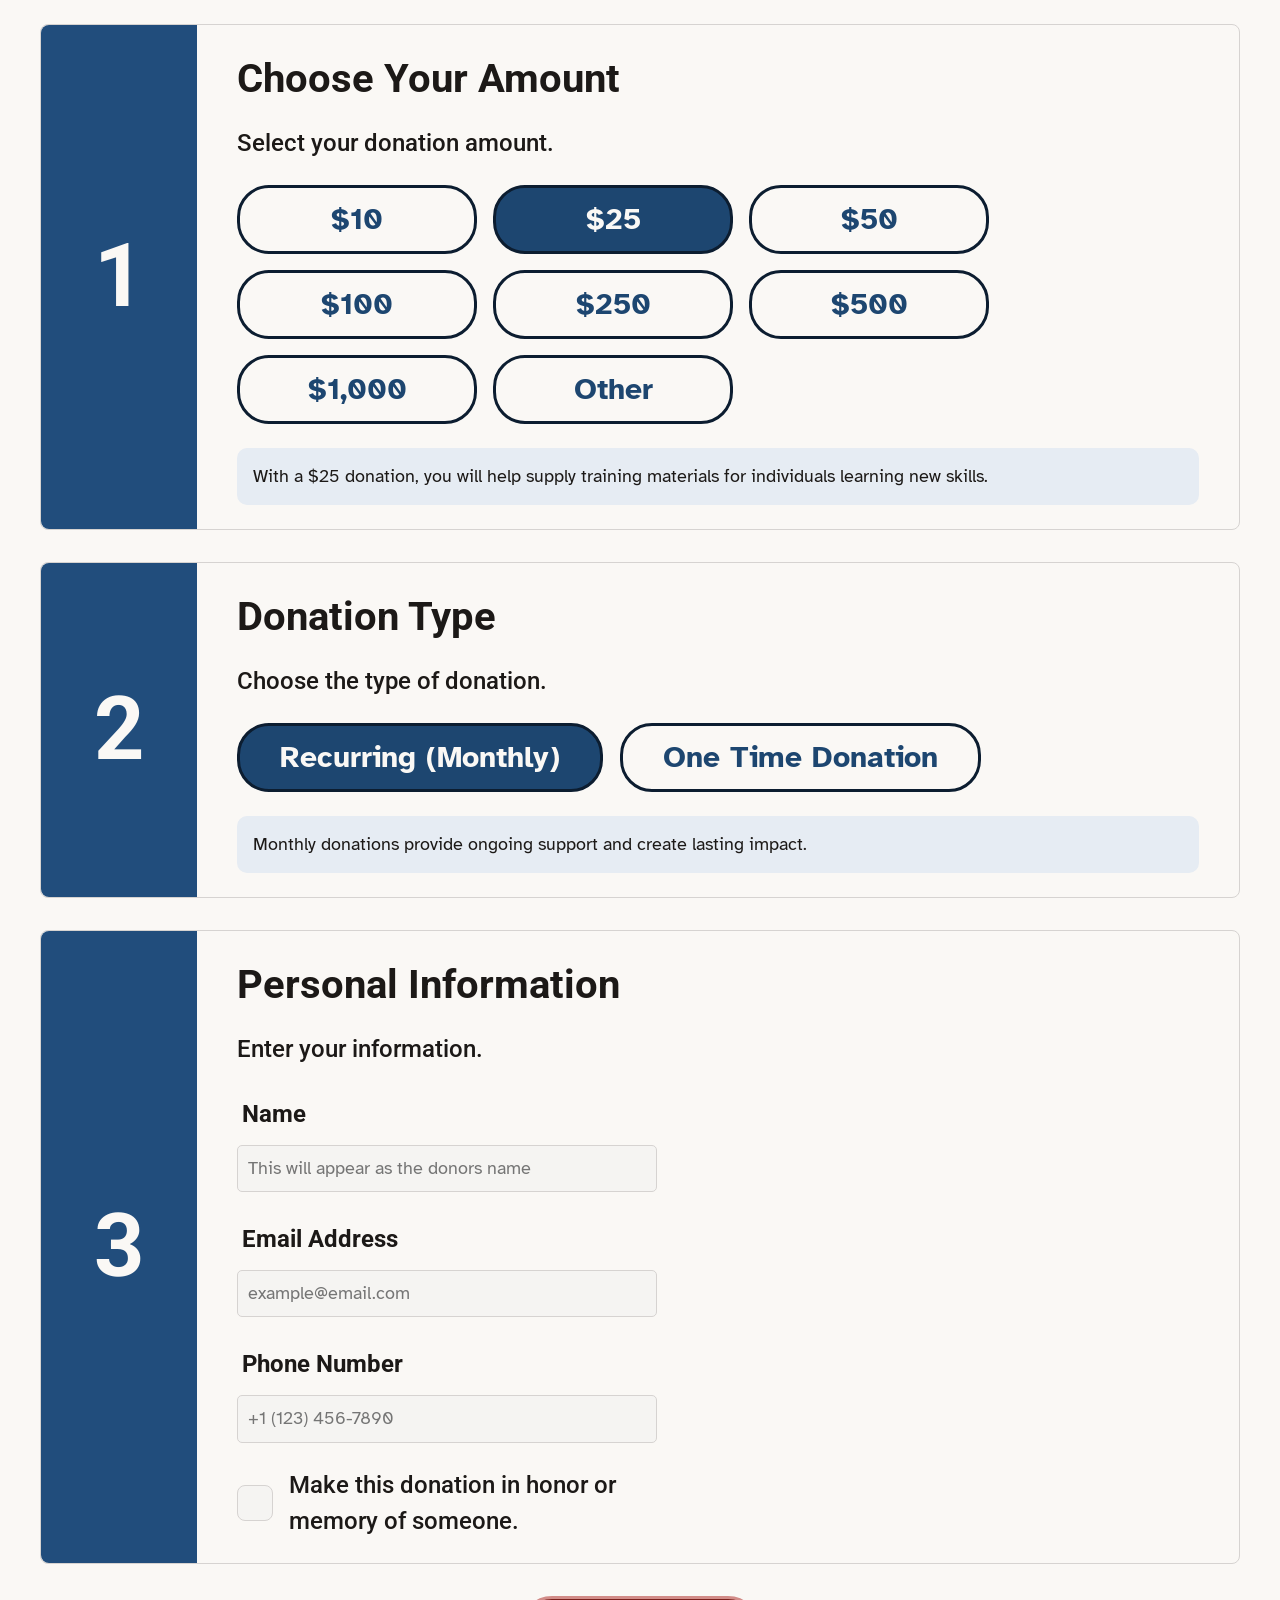
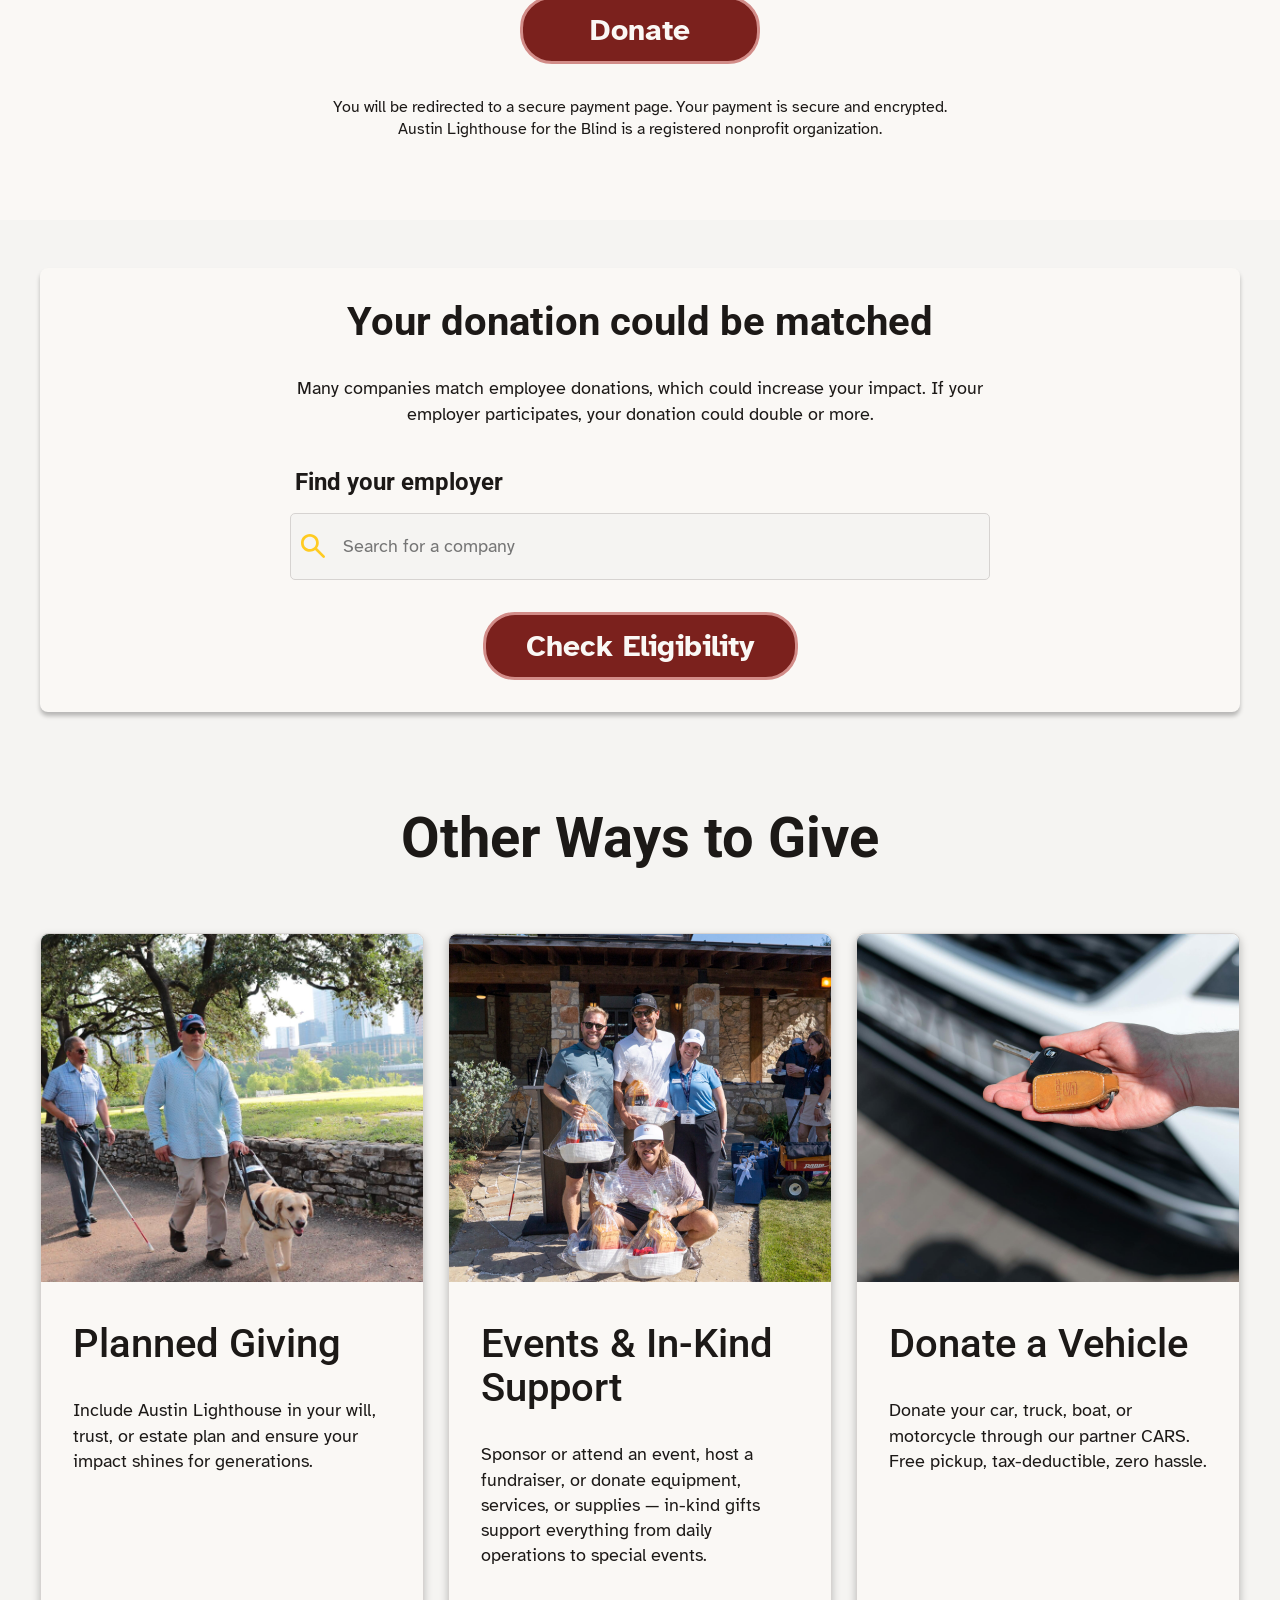
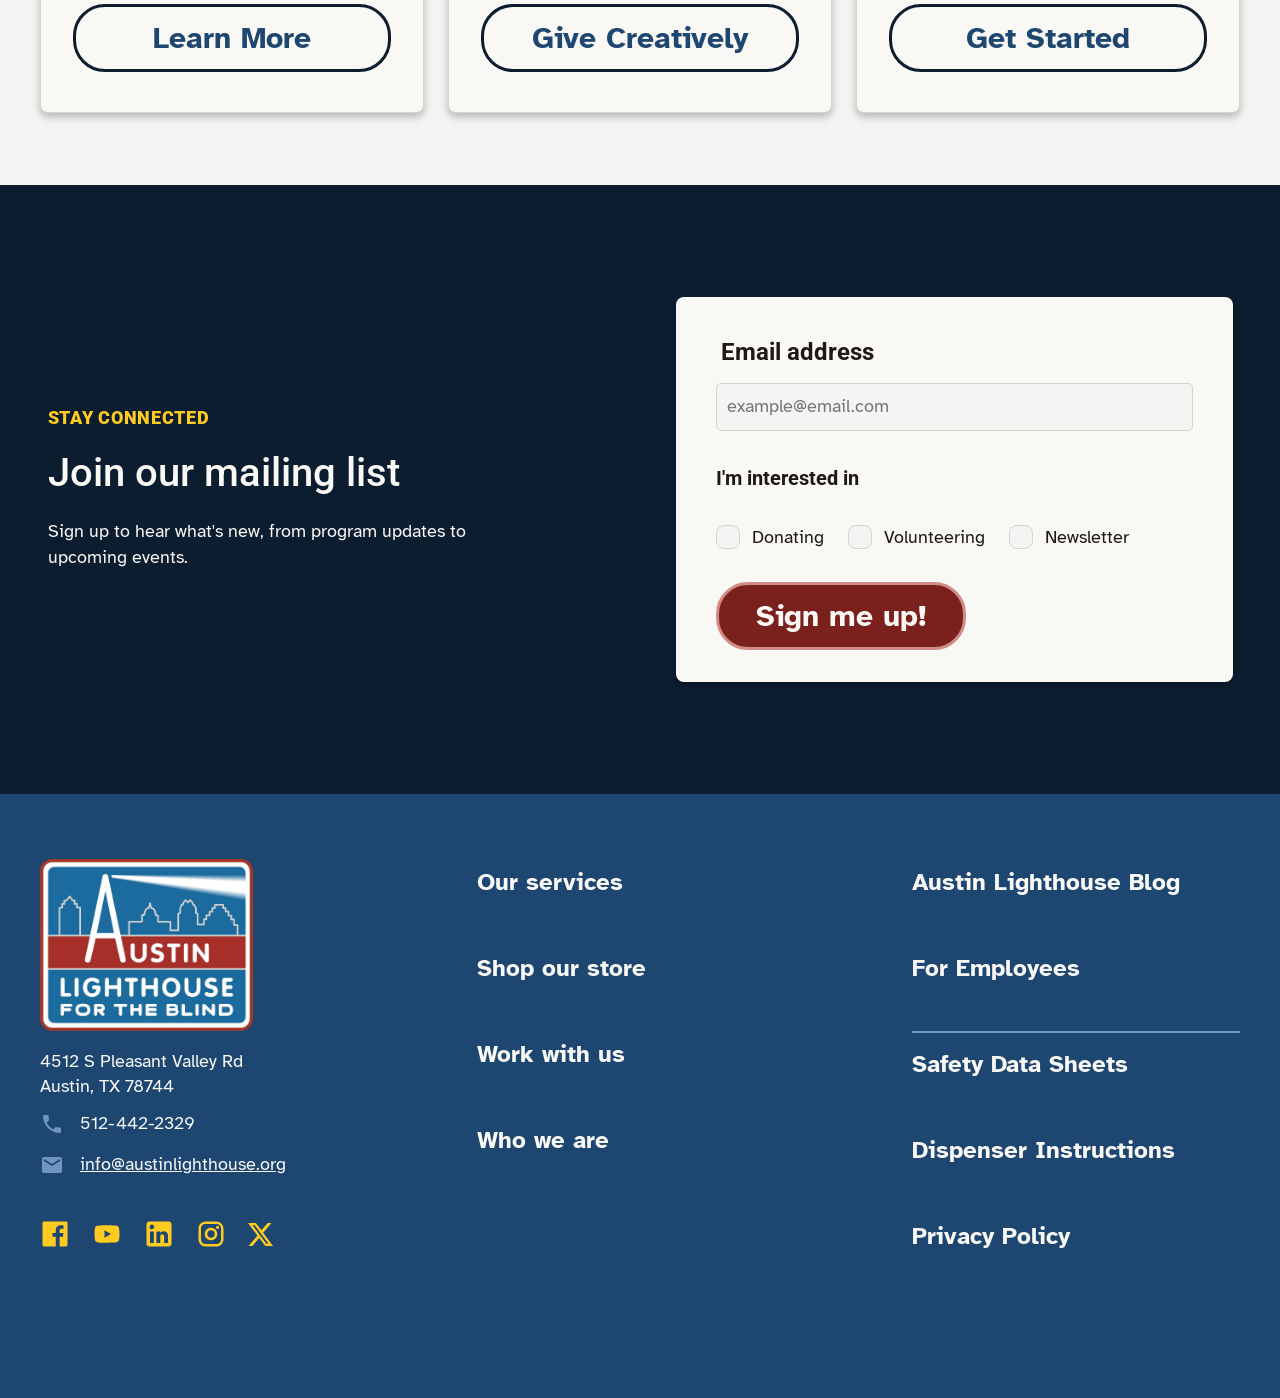
<file: donate.html>
<!DOCTYPE html>
<html lang="en">
<head>
  <meta charset="UTF-8">
  <meta name="viewport" content="width=device-width, initial-scale=1.0">
  <title>Donate — Austin Lighthouse for the Blind</title>
  <link rel="preconnect" href="https://fonts.googleapis.com">
  <link rel="preconnect" href="https://fonts.gstatic.com" crossorigin>
  <link href="https://fonts.googleapis.com/css2?family=Roboto:wght@400;500;700;900&family=Atkinson+Hyperlegible:wght@400;700&display=swap" rel="stylesheet">
  <link rel="stylesheet" href="styles.css">
</head>
<body>

<!--
  ═══════════════════════════════════════════════════════════════
  ACCESSIBILITY REFERENCE — donate.html
  For developers using screen readers or building on this page.
  ═══════════════════════════════════════════════════════════════

  LANDMARK STRUCTURE (screen reader navigation map)
    nav          "Skip links"
    banner       (header)
      nav        "Utility navigation"
      nav        "Main navigation"
    main         #content
      region     "Help Us Light the Way"               h1
      region     "Donation impact"                     h2
      region     "Donate"                              h2  ← #donation-form
        group    "Preset donation amounts"             (toggle buttons, aria-pressed)
        group    "Donation type"                       (toggle buttons, aria-pressed)
      region     "Your donation could be matched"      h2
      region     "Other Ways to Give"                  h2
                   h3  Planned Giving
                   h3  Events & In-Kind Support
                   h3  Donate a Vehicle
      region     "Stay connected"                      h2
    contentinfo  (footer)  ← #colophon
      nav        "Footer primary navigation"
      nav        "Footer secondary navigation"

  HEADING HIERARCHY
    h1  Help Us Light the Way
    h2  Every donation, partnership and purchase helps us create jobs, access & opportunity.
    h2  Donate
    h2  Your donation could be matched
    h2  Other Ways to Give
      h3  Planned Giving
      h3  Events & In-Kind Support
      h3  Donate a Vehicle
    h2  Join our mailing list
-->

  <!-- Skip navigation (visible on keyboard focus) -->
  <nav aria-label="Skip links" class="skip-links">
    <ul>
      <li><a class="skip-link" href="#nav-first-item">Skip to main navigation</a></li>
      <li><a class="skip-link" href="#content">Skip to main content</a></li>
      <li><a class="skip-link" href="#donation-form">Skip to donation form</a></li>
      <li><a class="skip-link" href="#colophon">Skip to footer</a></li>
    </ul>
  </nav>

  <!-- ===================== HEADER NAV ===================== -->
  <header class="header-nav">
    <div class="header-inner">
      <div class="nav-stack">
        <nav class="top-nav" aria-label="Utility navigation">
          <button class="search-btn" aria-label="Search">
            <img src="images/icons/icon_Search.svg" alt="" width="37" height="37">
          </button>
          <a href="#" class="btn btn-contact">Contact us</a>
          <!-- aria-current="page" tells screen readers this is the active page in the nav -->
          <a href="donate.html" class="btn btn-donate" aria-current="page">Donate</a>
        </nav>
        <nav id="site-navigation" class="global-nav" aria-label="Main navigation">
          <div class="nav-item has-dropdown">
            <button id="nav-first-item" type="button" class="nav-link" aria-expanded="false" aria-controls="services-dropdown">Our services</button>
            <div id="services-dropdown" class="nav-dropdown" aria-hidden="true" aria-label="Our services submenu">
              <a href="#" class="dropdown-item">Career coaching and support</a>
              <a href="#" class="dropdown-item">Technology for everyday life</a>
              <a href="#" class="dropdown-item">Independent living</a>
              <a href="#" class="dropdown-item">Eye care and vision clinic</a>
            </div>
          </div>
          <a href="#" class="nav-link">Shop our store</a>
          <a href="#" class="nav-link">Work with us</a>
          <a href="#" class="nav-link">Who we are</a>
        </nav>
      </div>
      <!-- Logo links to homepage -->
      <div class="header-logo">
        <a href="index.html" aria-label="Austin Lighthouse for the Blind — home">
          <img src="images/logos/logo_ALB_FullColorRectangle.png" alt="">
        </a>
      </div>

      <!-- Mobile controls — search + hamburger; hidden on desktop via CSS -->
      <div class="mobile-nav-controls">
        <button class="search-btn" aria-label="Search">
          <img src="images/icons/icon_Search.svg" alt="" width="37" height="37">
        </button>
        <button class="mobile-menu-btn" aria-label="Open navigation menu" aria-expanded="false">
          <svg class="icon-hamburger" width="24" height="18" viewBox="0 0 24 18" aria-hidden="true" focusable="false">
            <rect y="0" width="24" height="3" rx="1.5" fill="currentColor"/>
            <rect y="7.5" width="24" height="3" rx="1.5" fill="currentColor"/>
            <rect y="15" width="24" height="3" rx="1.5" fill="currentColor"/>
          </svg>
          <svg class="icon-close" width="20" height="20" viewBox="0 0 20 20" aria-hidden="true" focusable="false">
            <line x1="2" y1="2" x2="18" y2="18" stroke="currentColor" stroke-width="3" stroke-linecap="round"/>
            <line x1="18" y1="2" x2="2" y2="18" stroke="currentColor" stroke-width="3" stroke-linecap="round"/>
          </svg>
        </button>
      </div>
    </div>
  </header>

  <!-- ===================== MAIN CONTENT ===================== -->
  <!-- tabindex="-1" lets the "Skip to main content" link move focus here programmatically without putting main in the tab order -->
  <main id="content" tabindex="-1">

    <!-- HERO — same visual structure as homepage -->
    <section class="section-hero donate-hero" aria-labelledby="donate-hero-heading">
      <div class="hero-visual">
        <div class="hero-ellipse-large" aria-hidden="true"></div>
        <div class="hero-ellipse-small" aria-hidden="true"></div>
        <div class="hero-photo-mask">
          <img src="images/photos/DonateHero.png" alt="A person with sunglasses, sitting on an outdoor bench on a paved path. They're holding a white cane petting their black guide dog.">
        </div>
      </div>
      <div class="hero-content">
        <h1 id="donate-hero-heading">Help Us<br>Light the Way</h1>
        <div class="hero-sub">
          <p>Help empower individuals who are blind or visually impaired through training, employment, and essential services.</p>
          <a href="#donation-form" class="btn btn-donate">Donate Now</a>
        </div>
      </div>
    </section>

    <!-- IMPACT -->
    <section class="section-impact" aria-label="Donation impact">
      <div class="impact-copy">
        <div class="impact-copy-inner">
          <!-- aria-hidden: decorative uppercase label; the h2 below is the real heading and makes this redundant -->
      <p class="eyebrow" aria-hidden="true">YOUR IMPACT</p>
          <h2>Every donation, partnership and purchase helps us create <span class="gold">jobs</span>, <span class="gold">access</span> &amp; <span class="gold">opportunity</span>.</h2>
        </div>
      </div>
    </section>

    <!-- DONATION FORM -->
    <!-- tabindex="-1" lets the "Skip to donation form" link move focus here; aria-labelledby names this region using the h2 below -->
    <section class="section-donate-form" id="donation-form" tabindex="-1" aria-labelledby="donate-form-heading">
      <h2 id="donate-form-heading" class="donate-section-title">Donate</h2>

      <!-- novalidate suppresses browser-native validation popups; if adding custom validation, set aria-invalid="true" and aria-describedby pointing to an inline error message on each field -->
      <form class="donation-form" action="#" method="post" novalidate>

        <!-- ── STEP 1: CHOOSE AMOUNT ── -->
        <div class="donation-step">
          <div class="step-sidebar">
            <!-- aria-hidden: step numbers are decorative; step identity is conveyed by the fieldset legend below -->
            <span class="step-number" aria-hidden="true">1</span>
          </div>
          <fieldset class="step-content">
            <legend class="step-title">Choose Your Amount</legend>
            <p class="step-subtitle">Select your donation amount.</p>
            <!-- role="group" + aria-label gives the button cluster a named group without a fieldset; aria-pressed turns each into a toggle button (JS ensures only one is true at a time) -->
            <div class="amount-grid" role="group" aria-label="Preset donation amounts">
              <button type="button" class="amount-btn" aria-pressed="false" data-impact="With a $10 donation, you will help provide assistive technology resources for someone in need.">$10</button>
              <button type="button" class="amount-btn is-selected" aria-pressed="true" data-impact="With a $25 donation, you will help supply training materials for individuals learning new skills.">$25</button>
              <button type="button" class="amount-btn" aria-pressed="false" data-impact="With a $50 donation, you will support one day of job training services.">$50</button>
              <button type="button" class="amount-btn" aria-pressed="false" data-impact="With a $100 donation, you will help fund assistive technology and accessibility tools.">$100</button>
              <button type="button" class="amount-btn" aria-pressed="false" data-impact="With a $250 donation, you will contribute to specialized training programs that build independence.">$250</button>
              <button type="button" class="amount-btn" aria-pressed="false" data-impact="With a $500 donation, you will help support employment opportunities for individuals with visual impairments.">$500</button>
              <button type="button" class="amount-btn" aria-pressed="false" data-impact="With a $1,000 donation, you will make a lasting impact by supporting long-term programs and services.">$1,000</button>
              <button type="button" class="amount-btn" aria-pressed="false" data-impact="Your custom donation will help expand access to life-changing programs and services.">Other</button>
            </div>
            <!-- aria-live="polite" announces the updated impact message when a new amount is selected, without interrupting what the screen reader is currently reading -->
            <div class="step-info" id="amount-info" aria-live="polite">
              With a $25 donation, you will help supply training materials for individuals learning new skills.
            </div>
          </fieldset>
        </div>

        <!-- ── STEP 2: DONATION TYPE ── -->
        <div class="donation-step">
          <div class="step-sidebar">
            <span class="step-number" aria-hidden="true">2</span>
          </div>
          <fieldset class="step-content">
            <legend class="step-title">Donation Type</legend>
            <p class="step-subtitle">Choose the type of donation.</p>
            <div class="donation-type-btns" role="group" aria-label="Donation type">
              <button type="button" class="amount-btn is-selected" aria-pressed="true">Recurring (Monthly)</button>
              <button type="button" class="amount-btn" aria-pressed="false">One Time Donation</button>
            </div>
            <div class="step-info">
              Monthly donations provide ongoing support and create lasting impact.
            </div>
          </fieldset>
        </div>

        <!-- ── STEP 3: PERSONAL INFORMATION ── -->
        <div class="donation-step">
          <div class="step-sidebar">
            <span class="step-number" aria-hidden="true">3</span>
          </div>
          <fieldset class="step-content">
            <legend class="step-title">Personal Information</legend>
            <p class="step-subtitle">Enter your information.</p>
            <div class="personal-fields">
              <div class="form-field">
                <label for="donor-name">Name</label>
                <input type="text" id="donor-name" name="name" placeholder="This will appear as the donors name" autocomplete="name" required>
              </div>
              <div class="form-field">
                <label for="donor-email">Email Address</label>
                <input type="email" id="donor-email" name="email" placeholder="example@email.com" autocomplete="email" required>
              </div>
              <div class="form-field">
                <label for="donor-phone">Phone Number</label>
                <input type="tel" id="donor-phone" name="phone" placeholder="+1 (123) 456-7890" autocomplete="tel">
              </div>
              <label class="honor-checkbox">
                <input type="checkbox" name="honor_memorial">
                <span>Make this donation in honor or memory of someone.</span>
              </label>
            </div>
          </fieldset>
        </div>

        <!-- SUBMIT -->
        <button type="submit" class="btn btn-donate donate-cta">Donate</button>
        <p class="donate-disclaimer">
          You will be redirected to a secure payment page. Your payment is secure and encrypted.<br>
          Austin Lighthouse for the Blind is a registered nonprofit organization.
        </p>

      </form>
    </section>

    <!-- EMPLOYEE MATCHING -->
    <section class="section-employee-match" aria-labelledby="match-heading">
      <div class="employee-match-card">
        <h2 id="match-heading">Your donation could be matched</h2>
        <p>Many companies match employee donations, which could increase your impact. If your employer participates, your donation could double or more.</p>
        <div class="form-field employer-search">
          <label for="employer-search">Find your employer</label>
          <div class="search-input-wrap">
            <img src="images/icons/icon_Search.svg" alt="" width="24" height="24" aria-hidden="true">
            <input type="text" id="employer-search" name="employer" placeholder="Search for a company">
          </div>
        </div>
        <button type="button" class="btn btn-donate">Check Eligibility</button>
      </div>
    </section>

    <!-- OTHER WAYS TO GIVE -->
    <section class="section-other-ways" aria-labelledby="other-ways-heading">
      <div class="other-ways-inner">
        <h2 id="other-ways-heading">Other Ways to Give</h2>
        <div class="other-ways-grid">

          <article class="stat-card">
            <div class="card-photo">
              <img src="images/photos/LifeSkillsTraining.png" alt="Two people walk along an outdoor path together, one using a white cane and the other with a guide dog">
            </div>
            <div class="card-body">
              <div class="card-text">
                <h3>Planned Giving</h3>
                <p>Include Austin Lighthouse in your will, trust, or estate plan and ensure your impact shines for generations.</p>
              </div>
              <a href="#" class="btn btn-outline">Learn More</a>
            </div>
          </article>

          <article class="stat-card">
            <div class="card-photo">
              <img src="images/photos/EventsInKind.png" alt="A group of four people in golfing attire, holding prize baskets at a charity event">
            </div>
            <div class="card-body">
              <div class="card-text">
                <h3>Events &amp; In-Kind Support</h3>
                <p>Sponsor or attend an event, host a fundraiser, or donate equipment, services, or supplies — in-kind gifts support everything from daily operations to special events.</p>
              </div>
              <a href="#" class="btn btn-outline">Give Creatively</a>
            </div>
          </article>

          <article class="stat-card">
            <div class="card-photo">
              <img src="images/photos/DonateVehicle.png" alt="A person holding keys to a car">
            </div>
            <div class="card-body">
              <div class="card-text">
                <h3>Donate a Vehicle</h3>
                <p>Donate your car, truck, boat, or motorcycle through our partner CARS. Free pickup, tax-deductible, zero hassle.</p>
              </div>
              <a href="#" class="btn btn-outline">Get Started</a>
            </div>
          </article>

        </div>
      </div>
    </section>

     <!-- NEWSLETTER -->
    <section class="section-newsletter" aria-label="Stay connected">
      <div class="newsletter-copy">
        <p class="eyebrow" aria-hidden="true">STAY CONNECTED</p>
        <h2 id="newsletter-heading">Join our mailing list</h2>
        <p>Sign up to hear what's new, from program updates to upcoming events.</p>
      </div>
      <form class="signup-card" aria-label="Mailing list signup">
        <div class="form-field">
          <label for="email-input">Email address</label>
          <input type="email" id="email-input" name="email" placeholder="example@email.com" autocomplete="email" required aria-required="true">
        </div>
        <fieldset class="form-interests">
          <legend class="interest-legend">I'm interested in</legend>
          <div class="checkboxes">
            <label class="checkbox-label">
              <input type="checkbox" name="interest" value="donating">
              Donating
            </label>
            <label class="checkbox-label">
              <input type="checkbox" name="interest" value="volunteering">
              Volunteering
            </label>
            <label class="checkbox-label">
              <input type="checkbox" name="interest" value="newsletter">
              Newsletter
            </label>
          </div>
        </fieldset>
        <button type="submit" class="btn btn-donate signup-btn">Sign me up!</button>
      </form>
    </section>

  </main><!-- end #content -->

<!-- ===================== FOOTER ===================== -->
  <!-- tabindex="-1" lets the "Skip to footer" link move focus here programmatically without putting footer in the tab order -->
  <footer id="colophon" tabindex="-1" class="footer">
    <div class="footer-inner">

      <div class="footer-left">
        <a href="/" aria-label="Austin Lighthouse for the Blind — home">
          <img src="images/logos/logo_Square.png" alt="" class="footer-logo">
        </a>
        <address>
          <!-- aria-label spells out abbreviations so screen readers don't mispronounce "Rd" and "TX" -->
          <p class="footer-address" aria-label="4512 S Pleasant Valley Road, Austin, Texas 78744">4512 S Pleasant Valley Rd<br>Austin, TX 78744</p>
          <div class="contact-item">
            <img src="images/icons/icon_Phone.svg" alt="" width="24" height="24">
            <a href="tel:5124422329" aria-label="Call us at 512-442-2329">512-442-2329</a>
          </div>
          <div class="contact-item">
            <img src="images/icons/icon_Email.svg" alt="" width="24" height="24">
            <a href="mailto:info@austinlighthouse.org" aria-label="Email us at info@austinlighthouse.org">info@austinlighthouse.org</a>
          </div>
        </address>
        <div class="social-links">
          <a href="#" aria-label="Facebook, opens in new tab" target="_blank" rel="noopener noreferrer"><img src="images/icons/icon_Facebook.svg" alt="" width="30" height="30"></a>
          <a href="#" aria-label="YouTube, opens in new tab" target="_blank" rel="noopener noreferrer"><img src="images/icons/icon_YouTube.svg" alt="" width="30" height="30"></a>
          <a href="#" aria-label="LinkedIn, opens in new tab" target="_blank" rel="noopener noreferrer"><img src="images/icons/icon_LinkedIn.svg" alt="" width="30" height="30"></a>
          <a href="#" aria-label="Instagram, opens in new tab" target="_blank" rel="noopener noreferrer"><img src="images/icons/icon_IG.svg" alt="" width="30" height="30"></a>
          <a href="#" aria-label="Twitter / X, opens in new tab" target="_blank" rel="noopener noreferrer"><img src="images/icons/icon_TwitterX.svg" alt="" width="25" height="23"></a>
        </div>
      </div>

      <nav class="footer-nav" aria-label="Footer primary navigation">
        <ul>
          <li><a href="#">Our services</a></li>
          <li><a href="#">Shop our store</a></li>
          <li><a href="#">Work with us</a></li>
          <li><a href="#">Who we are</a></li>
        </ul>
      </nav>

      <nav class="footer-nav-secondary" aria-label="Footer secondary navigation">
        <ul class="footer-nav-top">
          <li><a href="#">Austin Lighthouse Blog</a></li>
          <li><a href="#">For Employees</a></li>
        </ul>
        <ul class="footer-nav-bottom">
          <li><a href="#">Safety Data Sheets</a></li>
          <li><a href="#">Dispenser Instructions</a></li>
          <li><a href="#">Privacy Policy</a></li>
        </ul>
      </nav>

    </div>
  </footer>

  <!-- ===================== MOBILE NAV OVERLAY ===================== -->
  <!-- role="dialog" + aria-modal signals a modal context to screen readers; JS uses `inert` on inactive panels
       because aria-modal's virtual cursor trapping is inconsistently supported across screen readers -->
  <div class="mobile-nav-overlay" role="dialog" aria-modal="true" aria-label="Navigation menu">
    <div class="mobile-nav-track">

      <!-- ── Panel 1: Main menu ── -->
      <div class="mobile-nav-panel" id="mobile-panel-main">
        <button class="mobile-nav-close" aria-label="Close navigation menu">
          <svg width="24" height="24" viewBox="0 0 24 24" aria-hidden="true" focusable="false">
            <line x1="3" y1="3" x2="21" y2="21" stroke="currentColor" stroke-width="2.5" stroke-linecap="round"/>
            <line x1="21" y1="3" x2="3" y2="21" stroke="currentColor" stroke-width="2.5" stroke-linecap="round"/>
          </svg>
        </button>
        <div class="mobile-nav-body">
          <nav class="mobile-nav-links" aria-label="Main navigation">
            <button type="button" class="mobile-nav-link mobile-nav-services-btn" aria-expanded="false" aria-controls="mobile-panel-services">
              Our services
              <svg class="mobile-nav-chevron" width="10" height="16" viewBox="0 0 10 16" aria-hidden="true" focusable="false">
                <polyline points="2,2 8,8 2,14" stroke="currentColor" stroke-width="2.5" stroke-linecap="round" stroke-linejoin="round" fill="none"/>
              </svg>
            </button>
            <a href="#" class="mobile-nav-link">Shop our store</a>
            <a href="#" class="mobile-nav-link">Work with us</a>
            <a href="#" class="mobile-nav-link">Who we are</a>
          </nav>
          <div class="mobile-nav-actions">
            <a href="#" class="mobile-btn mobile-btn-contact">Contact us</a>
            <a href="donate.html" class="mobile-btn mobile-btn-donate" aria-current="page">Donate</a>
          </div>
        </div>
        <div class="mobile-nav-socials">
          <a href="#" aria-label="Facebook, opens in new tab" target="_blank" rel="noopener noreferrer"><img src="images/icons/icon_Facebook.svg" alt="" width="30" height="30"></a>
          <a href="#" aria-label="YouTube, opens in new tab" target="_blank" rel="noopener noreferrer"><img src="images/icons/icon_YouTube.svg" alt="" width="30" height="30"></a>
          <a href="#" aria-label="LinkedIn, opens in new tab" target="_blank" rel="noopener noreferrer"><img src="images/icons/icon_LinkedIn.svg" alt="" width="30" height="30"></a>
          <a href="#" aria-label="Instagram, opens in new tab" target="_blank" rel="noopener noreferrer"><img src="images/icons/icon_IG.svg" alt="" width="30" height="30"></a>
          <a href="#" aria-label="Twitter / X, opens in new tab" target="_blank" rel="noopener noreferrer"><img src="images/icons/icon_TwitterX.svg" alt="" width="25" height="23"></a>
        </div>
      </div>

      <!-- ── Panel 2: Our services sub-menu ── -->
      <div class="mobile-nav-panel" id="mobile-panel-services">
        <button type="button" class="mobile-nav-back" aria-label="Back to main menu">
          <svg width="21" height="20" viewBox="0 0 21 20" aria-hidden="true" focusable="false">
            <line x1="19" y1="10" x2="2" y2="10" stroke="currentColor" stroke-width="2.5" stroke-linecap="round"/>
            <polyline points="9,2 2,10 9,18" stroke="currentColor" stroke-width="2.5" stroke-linecap="round" stroke-linejoin="round" fill="none"/>
          </svg>
          Back to main menu
        </button>
        <nav class="mobile-subnav-links" aria-label="Our services">
          <a href="#" class="mobile-nav-link">Career coaching and support</a>
          <a href="#" class="mobile-nav-link">Technology for everyday life</a>
          <a href="#" class="mobile-nav-link">Independent living</a>
          <a href="#" class="mobile-nav-link">Eye care and vision clinic</a>
        </nav>
        <div class="mobile-nav-socials">
          <a href="#" aria-label="Facebook, opens in new tab" target="_blank" rel="noopener noreferrer"><img src="images/icons/icon_Facebook.svg" alt="" width="30" height="30"></a>
          <a href="#" aria-label="YouTube, opens in new tab" target="_blank" rel="noopener noreferrer"><img src="images/icons/icon_YouTube.svg" alt="" width="30" height="30"></a>
          <a href="#" aria-label="LinkedIn, opens in new tab" target="_blank" rel="noopener noreferrer"><img src="images/icons/icon_LinkedIn.svg" alt="" width="30" height="30"></a>
          <a href="#" aria-label="Instagram, opens in new tab" target="_blank" rel="noopener noreferrer"><img src="images/icons/icon_IG.svg" alt="" width="30" height="30"></a>
          <a href="#" aria-label="Twitter / X, opens in new tab" target="_blank" rel="noopener noreferrer"><img src="images/icons/icon_TwitterX.svg" alt="" width="25" height="23"></a>
        </div>
      </div>

    </div><!-- end .mobile-nav-track -->
  </div><!-- end .mobile-nav-overlay -->

  <script>
    /* Mobile nav — main menu + Our services sub-panel */
    (function () {
      var menuBtn       = document.querySelector('.mobile-menu-btn');
      var overlay       = document.querySelector('.mobile-nav-overlay');
      var closeBtn      = document.querySelector('.mobile-nav-close');
      var servicesBtn   = document.querySelector('.mobile-nav-services-btn');
      var backBtn       = document.querySelector('.mobile-nav-back');
      var mainPanel     = document.getElementById('mobile-panel-main');
      var servicesPanel = document.getElementById('mobile-panel-services');
      if (!menuBtn || !overlay) return;

      function closeMenu() {
        overlay.classList.remove('is-open', 'is-sub-open');
        menuBtn.classList.remove('is-open');
        menuBtn.setAttribute('aria-expanded', 'false');
        menuBtn.setAttribute('aria-label', 'Open navigation menu');
        if (servicesBtn) servicesBtn.setAttribute('aria-expanded', 'false');
        document.body.style.overflow = '';
        mainPanel.removeAttribute('inert');
        servicesPanel.removeAttribute('inert');
      }

      function openSubPanel() {
        overlay.classList.add('is-sub-open');
        mainPanel.setAttribute('inert', ''); // inert removes the main panel from the accessibility tree so SR users can't reach it while the sub-panel is open
        servicesPanel.removeAttribute('inert');
        if (servicesBtn) servicesBtn.setAttribute('aria-expanded', 'true');
        if (backBtn) backBtn.focus(); // move focus into the sub-panel so SR users land inside it, not behind it
      }

      function closeSubPanel() {
        overlay.classList.remove('is-sub-open');
        servicesPanel.setAttribute('inert', '');
        mainPanel.removeAttribute('inert');
        if (servicesBtn) {
          servicesBtn.setAttribute('aria-expanded', 'false');
          servicesBtn.focus(); // return focus to the trigger that opened the sub-panel — standard disclosure pattern
        }
      }

      menuBtn.addEventListener('click', function () {
        var isOpen = overlay.classList.toggle('is-open');
        menuBtn.classList.toggle('is-open', isOpen);
        menuBtn.setAttribute('aria-expanded', String(isOpen));
        menuBtn.setAttribute('aria-label', isOpen ? 'Close navigation menu' : 'Open navigation menu');
        document.body.style.overflow = isOpen ? 'hidden' : '';
        if (isOpen) {
          servicesPanel.setAttribute('inert', '');
          mainPanel.removeAttribute('inert');
          if (closeBtn) closeBtn.focus(); // move focus into the dialog immediately so SR users land inside it, not behind it
        } else {
          overlay.classList.remove('is-sub-open');
          if (servicesBtn) servicesBtn.setAttribute('aria-expanded', 'false');
          mainPanel.removeAttribute('inert');
          servicesPanel.removeAttribute('inert');
        }
      });

      if (closeBtn) {
        closeBtn.addEventListener('click', function () {
          closeMenu();
          menuBtn.focus(); // return focus to the hamburger button that triggered the menu
        });
      }

      if (servicesBtn) servicesBtn.addEventListener('click', openSubPanel);
      if (backBtn)     backBtn.addEventListener('click', closeSubPanel);

      document.addEventListener('keydown', function (e) {
        if (e.key === 'Escape') {
          if (overlay.classList.contains('is-sub-open')) {
            closeSubPanel();
          } else if (overlay.classList.contains('is-open')) {
            closeMenu();
            menuBtn.focus();
          }
          return;
        }
        // Manually trap Tab within the active panel — aria-modal alone doesn't reliably contain the virtual cursor across all screen readers
        if (e.key === 'Tab' && overlay.classList.contains('is-open')) {
          var activePanel = overlay.classList.contains('is-sub-open') ? servicesPanel : mainPanel;
          var focusable = Array.from(activePanel.querySelectorAll(
            'a[href], button:not([disabled]), [tabindex]:not([tabindex="-1"])'
          )).filter(function (el) { return !el.hidden; });
          if (focusable.length === 0) return;
          var first = focusable[0];
          var last  = focusable[focusable.length - 1];
          if (e.shiftKey && document.activeElement === first) {
            e.preventDefault();
            last.focus();
          } else if (!e.shiftKey && document.activeElement === last) {
            e.preventDefault();
            first.focus();
          }
        }
      });
    })();
  </script>

  <script>
    /* Services dropdown — disclosure pattern */
    (function () {
      var items = document.querySelectorAll('.nav-item.has-dropdown');
      items.forEach(function (item) {
        var trigger  = item.querySelector('.nav-link');
        var dropdown = item.querySelector('.nav-dropdown');
        function open()  {
          trigger.setAttribute('aria-expanded', 'true');
          if (dropdown) dropdown.setAttribute('aria-hidden', 'false');
        }
        function close() {
          trigger.setAttribute('aria-expanded', 'false');
          if (dropdown) dropdown.setAttribute('aria-hidden', 'true');
        }
        item.addEventListener('mouseenter', open);
        item.addEventListener('mouseleave', close);
        trigger.addEventListener('keydown', function (e) {
          if (e.key === 'Enter' || e.key === ' ') {
            e.preventDefault();
            trigger.getAttribute('aria-expanded') === 'true' ? close() : open();
          }
        });
        // Close when focus leaves the entire nav item, not just the trigger — lets keyboard users tab through dropdown items without closing it prematurely
        item.addEventListener('focusout', function (e) {
          if (!item.contains(e.relatedTarget)) close();
        });
        item.addEventListener('keydown', function (e) {
          if (e.key === 'Escape') { close(); trigger.focus(); }
        });
      });
    })();
  </script>

  <script>
    /* Toggle button groups — amount grid + donation type */
    (function () {
      function makeToggleGroup(container, infoEl) {
        if (!container) return;
        var buttons = container.querySelectorAll('.amount-btn');
        buttons.forEach(function (btn) {
          btn.addEventListener('click', function () {
            // Reset all buttons first — ensures only one aria-pressed="true" exists at a time
            buttons.forEach(function (b) {
              b.classList.remove('is-selected');
              b.setAttribute('aria-pressed', 'false');
            });
            btn.classList.add('is-selected');
            btn.setAttribute('aria-pressed', 'true');
            if (infoEl) {
              var impact = btn.dataset.impact || '';
              infoEl.textContent = impact;
              infoEl.hidden = !impact; // hide rather than empty — prevents the live region from announcing an empty string
            }
          });
        });
      }
      makeToggleGroup(document.querySelector('.amount-grid'), document.getElementById('amount-info'));
      makeToggleGroup(document.querySelector('.donation-type-btns'));
    })();
  </script>

</body>
</html>
</file>
<file: styles.css>
/* ============================================================
   AUSTIN LIGHTHOUSE FOR THE BLIND — styles.css
   ============================================================ */

/* --- DESIGN TOKENS --- */
:root {
  --navy-900: #0C1D30;
  --navy-700: #1D4670;
  --navy-500: #214D7C;
  --navy-300: #7097C1;
  --navy-100: #E6ECF3;
  --red-700:  #7B211D;
  --red-300:  #D28C88;
  --gold:     #FFCB21;
  --white:    #FAF8F5;
  --mist:     #F5F4F2;
  --ink:      #1C1917;
  --slate:    #44403C;
  --fog:      #D6D3D1;
  --stone:    #635D59;

  /* Layout */
  --content-max: 1400px;
}

/* --- SKIP LINKS --- */
.skip-links {
  position: absolute;
  top: 0;
  left: 0;
  z-index: 9999;
}

.skip-links ul {
  list-style: none;
  padding: 0;
  margin: 0;
}

.skip-link {
  position: absolute;
  left: -9999px;
  top: auto;
  width: 1px;
  height: 1px;
  overflow: hidden;
}

.skip-link:focus {
  position: fixed;
  top: 0;
  left: 0;
  width: auto;
  height: auto;
  overflow: visible;
  padding: 12px 24px;
  background: var(--navy-900);
  color: var(--white);
  font-family: 'Atkinson Hyperlegible', sans-serif;
  font-weight: 700;
  font-size: 18px;
  text-decoration: underline;
  white-space: nowrap;
  outline: 3px solid var(--gold);
  outline-offset: 2px;
  z-index: 9999;
}

/* --- RESET & BASE --- */
*, *::before, *::after {
  box-sizing: border-box;
  margin: 0;
  padding: 0;
}

html {
  scroll-behavior: smooth;
}

body {
  font-family: 'Atkinson Hyperlegible', sans-serif;
  font-size: 18px;
  color: var(--ink);
  background-color: var(--white);
  overflow-x: hidden;
}

img {
  display: block;
}

a {
  text-decoration: none;
  color: inherit;
}

address {
  font-style: normal;
}

fieldset {
  border: none;
}

/* --- SHARED UTILITY --- */

/* Screen-reader-only text — visually hidden but announced by assistive tech */
.visually-hidden {
  position: absolute;
  width: 1px;
  height: 1px;
  overflow: hidden;
  clip: rect(0 0 0 0);
  clip-path: inset(50%);
  white-space: nowrap;
}

.eyebrow {
  font-family: 'Roboto', sans-serif;
  font-weight: 900;
  font-size: 18px;
  letter-spacing: 0.04em;
  text-transform: uppercase;
  color: var(--gold);
  line-height: 1;
}

.gold {
  color: var(--gold);
}

/* --- BUTTONS --- */
.btn {
  display: inline-flex;
  align-items: center;
  justify-content: center;
  font-family: 'Atkinson Hyperlegible', sans-serif;
  font-weight: 700;
  font-size: 30px;
  line-height: 1;
  padding: 16px 40px;
  border-radius: 32px;
  border: 3px solid transparent;
  cursor: pointer;
  text-align: center;
  min-width: 240px;
  text-decoration: none;
  transition: background-color 0.2s ease, color 0.2s ease, border-color 0.2s ease;
  white-space: nowrap;
}

.btn-contact {
  background-color: var(--navy-100);
  border-color: var(--navy-300);
  color: var(--navy-900);
}

/* dark text on light bg → dark bg, white text */
.btn-contact:hover,
.btn-contact:focus-visible {
  background-color: var(--navy-900);
  border-color: var(--navy-900);
  color: var(--white);
}

.btn-donate {
  background-color: var(--red-700);
  border-color: var(--red-300);
  color: var(--white);
}

/* red primary → white tertiary with red text */
.btn-donate:hover,
.btn-donate:focus-visible {
  background-color: var(--white);
  border-color: var(--red-700);
  color: var(--red-700);
}

.btn-outline {
  background-color: var(--white);
  border-color: var(--navy-900);
  color: var(--navy-700);
  min-width: 0;
  width: 100%;
}

/* white tertiary → light blue secondary with dark navy text */
.btn-outline:hover,
.btn-outline:focus-visible {
  background-color: var(--navy-100);
  border-color: var(--navy-300);
  color: var(--navy-900);
}

/* ============================================================
   HEADER NAV
   ============================================================ */
.header-nav {
  position: relative;
  height: 204px;
  width: 100%;
  box-shadow: 0 4px 16px rgba(0, 0, 0, 0.18);
}

.header-inner {
  position: relative;
  display: flex;
  align-items: center;
  height: 100%;
  padding-left: max(40px, calc((100% - var(--content-max)) / 2 + 40px));
}

/* Nav sits full-width behind the logo */
.nav-stack {
  position: absolute;
  top: 0;
  left: 0;
  right: 0;
  display: flex;
  flex-direction: column;
}

.top-nav {
  background-color: var(--navy-700);
  display: flex;
  justify-content: flex-end;
  align-items: center;
  gap: 40px;
  padding: 16px max(40px, calc((100% - var(--content-max)) / 2 + 40px));
}

.search-btn {
  background: none;
  border: none;
  cursor: pointer;
  display: flex;
  align-items: center;
  justify-content: center;
  padding: 10px;
  width: 70px;
  height: 70px;
  flex-shrink: 0;
}

.search-btn img {
  width: 37px;
  height: 37px;
}

.global-nav {
  background-color: var(--mist);
  display: flex;
  justify-content: flex-end;
  align-items: center;
  gap: 15px;
  padding: 16px max(40px, calc((100% - var(--content-max)) / 2 + 40px)) 16px 0;
  border-radius: 0 0 8px 8px;
}

.nav-link {
  display: flex;
  align-items: center;
  height: 70px;
  padding: 0 16px;
  font-family: 'Atkinson Hyperlegible', sans-serif;
  font-weight: 700;
  font-size: 30px;
  color: var(--navy-900);
  white-space: nowrap;
  transition: color 0.2s, background-color 0.2s;
  background: none;
  border: none;
  cursor: pointer;
  text-decoration: none;
  border-radius: 6px;
}

/* dark text on light bg → dark bg, white text */
.nav-link:hover,
.nav-link:focus-visible {
  color: var(--white);
  background-color: var(--navy-900);
  outline: none;
}

/* ============================================================
   SERVICES DROPDOWN
   ============================================================ */

/* Wrapper — stretches to fill the full nav-bar height so the
   dropdown anchors exactly to the nav's bottom edge */
.nav-item {
  position: relative;
  align-self: stretch;
  display: flex;
  align-items: center;
}

/* Dropdown panel */
.nav-dropdown {
  position: absolute;
  top: 100%;
  left: 0;
  background-color: var(--white);
  padding: 33px 58px;
  display: flex;
  flex-direction: column;
  gap: 30px;
  white-space: nowrap;
  border-radius: 0 0 8px 8px;
  box-shadow: 0 8px 24px rgba(0, 0, 0, 0.12);
  z-index: 150;
  /* Hidden with smooth fade-in */
  opacity: 0;
  visibility: hidden;
  transform: translateY(-6px);
  transition: opacity 0.18s ease, visibility 0.18s ease, transform 0.18s ease;
}

/* Show on hover (mouse) or when button is explicitly expanded (keyboard) */
.nav-item:hover .nav-dropdown,
.nav-link[aria-expanded="true"] ~ .nav-dropdown {
  opacity: 1;
  visibility: visible;
  transform: translateY(0);
}

/* Dropdown links */
.dropdown-item {
  font-family: 'Atkinson Hyperlegible', sans-serif;
  font-weight: 700;
  font-size: 30px;
  line-height: 1;
  color: var(--navy-900);
  text-decoration: none;
  transition: color 0.15s, background-color 0.15s;
  padding: 8px 12px;
  margin: -8px -12px;
  border-radius: 6px;
}

/* dark text on white bg → dark bg, white text */
.dropdown-item:hover,
.dropdown-item:focus-visible {
  color: var(--white);
  background-color: var(--navy-900);
  outline: 3px solid var(--gold);
  outline-offset: 4px;
}

/* Logo overlaps the nav */
.header-logo {
  position: relative;
  z-index: 2;
  flex-shrink: 0;
  width: 362px;
  height: 165px;
}

.header-logo img {
  width: 100%;
  height: 100%;
  object-fit: cover;
}

/* ============================================================
   HERO SECTION
   ============================================================ */
.section-hero {
  position: relative;
  height: 782px;
  display: flex;
  align-items: center;
  padding-left: 40px;
  padding-right: 100px;
  overflow: hidden;
  max-width: var(--content-max);
  margin: 0 auto;
}

/* Decorative visual layer — fixed at design dimensions, scaled from top-right */
.hero-visual {
  position: absolute;
  top: 0;
  right: 0;
  width: 1440px;
  height: 782px;
  pointer-events: none;
  transform-origin: top right;
  transform: scale(tan(atan2(100vw, 1440px)));
}

.hero-ellipse-large {
  position: absolute;
  left: 860px;
  top: 34px;
  width: 750px;
  height: 714px;
  background: url('images/decorative/hero_ellipse_large.svg') center / cover no-repeat;
}

.hero-ellipse-small {
  position: absolute;
  left: 651px;
  top: 257px;
  width: 419px;
  height: 419px;
  background: url('images/decorative/hero_ellipse_small.svg') center / cover no-repeat;
}

/* Photo clipped to ellipse mask — container matches the mask's natural 686×642 dimensions */
.hero-photo-mask {
  position: absolute;
  left: 746px;
  top: 70px;
  width: 686px;
  height: 642px;
  -webkit-mask-image: url('images/decorative/hero_mask.svg');
  mask-image: url('images/decorative/hero_mask.svg');
  -webkit-mask-size: 100% 100%;
  mask-size: 100% 100%;
  -webkit-mask-repeat: no-repeat;
  mask-repeat: no-repeat;
}

.hero-photo-mask img {
  display: block;
  width: 100%;
  height: 100%;
  object-fit: cover;
  object-position: center;
}

/* Text content */
.hero-content {
  position: relative;
  z-index: 2;
  flex: 1;
  max-width: 712px;
  display: flex;
  flex-direction: column;
}

.hero-content h1 {
  font-family: 'Roboto', sans-serif;
  font-weight: 700;
  font-size: 88px;
  line-height: 1.1;
  color: var(--ink);
  height: clamp(200px, 28vw, 444px);
  display: flex;
  align-items: center;
}

.hero-sub {
  display: flex;
  flex-direction: column;
  gap: 16px;
  padding: 8px;
  max-width: 441px;
}

.hero-sub p {
  font-size: 18px;
  line-height: 1.4;
  color: var(--ink);
}

.hero-cta {
  width: 100%;
}

/* ============================================================
   IMPACT SECTION
   ============================================================ */
.section-impact {
  background-color: var(--navy-700);
  display: flex;
  min-height: 488px;
  max-width: var(--content-max);
  margin: 0 auto;
}

.impact-copy {
  flex: 1;
  display: flex;
  flex-direction: column;
  justify-content: center;
  padding: 40px clamp(40px, 7.2vw, 104px);
}

.impact-copy-inner {
  max-width: 640px;
  width: 100%;
  margin: 0 auto;
  display: flex;
  flex-direction: column;
  gap: 24px;
}

.impact-copy h2 {
  font-family: 'Roboto', sans-serif;
  font-weight: 700;
  font-size: 40px;
  line-height: 1.1;
  color: var(--white);
}

.impact-copy p:not(.eyebrow) {
  font-size: 18px;
  line-height: 1.4;
  color: var(--white);
}

.impact-stats {
  background-color: var(--white);
  flex: 1;
  display: flex;
  align-items: center;
  padding: 40px clamp(32px, 4.4vw, 64px);
}

.stats-grid {
  width: 100%;
  max-width: 560px;
  margin: 0 auto;
}

#impact-statistics {
  display: grid;
  grid-template-columns: 1fr 1fr;
  gap: 32px;
  width: 100%;
  list-style: none;
}

.stat-item {
  display: flex;
  flex-direction: column;
  gap: 8px;
  padding: 12px 32px 12px 0;
}

.stat-item.border-right {
  border-right: 1px solid var(--fog);
}

.stat-number {
  font-family: 'Roboto', sans-serif;
  font-weight: 700;
  font-size: 40px;
  color: var(--navy-700);
  display: block;
  line-height: 1;
}

.stat-label {
  font-family: 'Roboto', sans-serif;
  font-weight: 700;
  font-size: 18px;
  letter-spacing: 0.08em;
  color: var(--navy-700);
  display: block;
  line-height: 1.4;
}

.stat-desc {
  font-size: 18px;
  line-height: 1.4;
  color: var(--slate);
}

/* ============================================================
   CARDS SECTION
   ============================================================ */
.section-cards {
  background-color: var(--mist);
  padding: 40px 40px 72px;
}

.cards-inner {
  display: flex;
  flex-direction: column;
  gap: 64px;
  padding: 32px 0;
  max-width: var(--content-max);
  margin: 0 auto;
}

.cards-heading {
  font-family: 'Roboto', sans-serif;
  font-weight: 700;
  font-size: 56px;
  line-height: 1.1;
  color: var(--ink);
  text-align: center;
}

.cards-grid,
.other-ways-grid {
  display: grid;
  grid-template-columns: repeat(3, minmax(0, 1fr));
  gap: 24px;
}

.stat-card {
  background-color: var(--white);
  border: 1px solid var(--fog);
  border-radius: 8px;
  box-shadow: 0 4px 8px rgba(0, 0, 0, 0.25);
  display: flex;
  flex-direction: column;
}

.card-photo {
  height: 348px;
  min-height: 348px;
  border-radius: 8px 8px 0 0;
  overflow: hidden;
  flex-shrink: 0;
}

.card-photo img {
  width: 100%;
  height: 100%;
  object-fit: cover;
}

.card-body {
  display: flex;
  flex-direction: column;
  justify-content: space-between;
  align-items: center;
  min-height: 430px;
  padding: 40px 32px;
}

.card-text {
  display: flex;
  flex-direction: column;
  gap: 32px;
  width: 100%;
}

.card-text h3 {
  font-family: 'Roboto', sans-serif;
  font-weight: 500;
  font-size: 40px;
  line-height: 1.1;
  color: var(--ink);
}

.card-text p {
  font-size: 18px;
  line-height: 1.4;
  color: var(--ink);
}

/* ============================================================
   VIDEO SECTION
   ============================================================ */
.section-video {
  display: flex;
  min-height: 488px;
  max-width: var(--content-max);
  margin: 0 auto;
}

.video-media {
  flex: 1;
  display: flex;
  align-items: center;
  padding: 40px;
}

/* Responsive 16:9 iframe container */
.video-wrapper {
  position: relative;
  width: 100%;
  aspect-ratio: 16 / 9;
  border-radius: 8px;
  overflow: hidden;
  box-shadow: 0 4px 8px rgba(0, 0, 0, 0.25);
}

.video-wrapper iframe {
  position: absolute;
  inset: 0;
  width: 100%;
  height: 100%;
  border: none;
}

.video-wrapper:focus-within {
  box-shadow: 0 0 0 3px var(--gold), 0 4px 8px rgba(0, 0, 0, 0.25);
}

/* Focus ring is on the wrapper via :focus-within — suppress browser default on iframe */
.video-wrapper iframe:focus {
  outline: none;
}

.video-copy {
  background-color: var(--navy-700);
  flex: 1;
  display: flex;
  flex-direction: column;
  justify-content: center;
  padding: 40px clamp(40px, 7.2vw, 104px);
  overflow: hidden;
}

.video-copy-inner {
  max-width: 640px;
  width: 100%;
  margin-left: auto;
  display: flex;
  flex-direction: column;
  gap: 24px;
}

.video-copy h2 {
  font-family: 'Roboto', sans-serif;
  font-weight: 700;
  font-size: 40px;
  line-height: 1.1;
  color: var(--white);
}

.video-copy p:not(.eyebrow) {
  font-size: 18px;
  line-height: 1.4;
  color: var(--white);
}

/* ============================================================
   TESTIMONIALS SECTION
   ============================================================ */
.section-testimonials {
  display: flex;
  flex-direction: column;
  gap: 24px;
  padding: 72px 0;
}

.testimonial {
  display: flex;
  align-items: center;
  justify-content: center;
  gap: 16px;
  width: 100%;
  max-width: var(--content-max);
  margin: 0 auto;
  padding: 0 40px;
}

.testimonial-photo {
  flex-shrink: 0;
  width: 300px;
  height: 308px;
}

.testimonial-photo img {
  width: 100%;
  height: 100%;
  object-fit: cover;
  border-radius: 50%;
}

.testimonial-quote {
  display: flex;
  flex-direction: column;
  gap: 8px;
  padding: 24px;
  border-radius: 8px;
  max-width: 712px;
}

.quote-body {
  display: flex;
  gap: 4px;
  align-items: flex-start;
}

.quote-open {
  flex-shrink: 0;
  align-self: flex-start;
  margin-top: 4px;
}

.quote-close {
  flex-shrink: 0;
  align-self: flex-end;
  margin-bottom: 4px;
}

.testimonial-quote blockquote {
  flex: 1;
}

.testimonial-quote blockquote p {
  font-size: 18px;
  line-height: 1.4;
  color: var(--ink);
}

.testimonial-quote figcaption {
  font-family: 'Roboto', sans-serif;
  font-weight: 700;
  font-size: 18px;
  letter-spacing: 0.08em;
  color: var(--ink);
  text-align: right;
  padding-left: 16px;
}

/* ============================================================
   NEWSLETTER SECTION
   ============================================================ */
.section-newsletter {
  background-color: var(--navy-900);
  display: flex;
  align-items: center;
  justify-content: center;
  gap: 80px;
  padding: 112px 40px;
}

.newsletter-copy {
  display: flex;
  flex-direction: column;
  gap: 24px;
  flex: 1;
  max-width: 548px;
}

.newsletter-copy h2 {
  font-family: 'Roboto', sans-serif;
  font-weight: 500;
  font-size: 40px;
  line-height: 1.1;
  color: var(--white);
}

.newsletter-copy > p:not(.eyebrow) {
  font-size: 18px;
  line-height: 1.4;
  color: var(--white);
  max-width: 433px;
}

.signup-card {
  background-color: var(--white);
  border-radius: 8px;
  box-shadow: 0 4px 4px rgba(0, 0, 0, 0.25);
  padding: 32px 40px;
  display: flex;
  flex-direction: column;
  gap: 32px;
  flex: 1;
  max-width: 557px;
}

.form-field {
  display: flex;
  flex-direction: column;
  gap: 8px;
}

.form-field label {
  font-family: 'Roboto', sans-serif;
  font-weight: 700;
  font-size: 24px;
  line-height: 1.5;
  color: var(--ink);
  padding: 5px;
}

.form-field input[type="email"],
.form-field input[type="text"],
.form-field input[type="number"],
.form-field input[type="tel"] {
  background-color: var(--mist);
  border: 1px solid var(--fog);
  border-radius: 5px;
  padding: 10px;
  font-family: 'Atkinson Hyperlegible', sans-serif;
  font-size: 18px;
  line-height: 1.4;
  color: var(--stone);
  width: 100%;
  transition: border-color 0.2s;
}

.form-field input[type="email"]:focus-visible,
.form-field input[type="text"]:focus-visible,
.form-field input[type="number"]:focus-visible,
.form-field input[type="tel"]:focus-visible {
  border-color: var(--navy-300);
  outline: 3px solid var(--gold);
  outline-offset: 2px;
}

.form-interests {
  display: flex;
  flex-direction: column;
  gap: 16px;
}

.interest-legend {
  font-family: 'Roboto', sans-serif;
  font-weight: 700;
  font-size: 20px;
  line-height: 1.5;
  color: var(--ink);
  float: left;
  width: 100%;
  margin-bottom: 16px;
}

.checkboxes {
  display: flex;
  align-items: center;
  gap: 24px;
}

.checkbox-label {
  display: flex;
  align-items: center;
  gap: 12px;
  font-size: 18px;
  line-height: 1.4;
  color: var(--ink);
  cursor: pointer;
  white-space: nowrap;
}

.checkbox-label input[type="checkbox"] {
  appearance: none;
  -webkit-appearance: none;
  width: 24px;
  height: 24px;
  min-width: 24px;
  background-color: var(--mist);
  border: 1px solid var(--fog);
  border-radius: 8px;
  cursor: pointer;
  position: relative;
  transition: background-color 0.2s, border-color 0.2s;
}

.checkbox-label input[type="checkbox"]:checked {
  background-color: var(--navy-700);
  border-color: var(--navy-700);
}

.checkbox-label input[type="checkbox"]:checked::after {
  content: '';
  position: absolute;
  top: 3px;
  left: 7px;
  width: 6px;
  height: 11px;
  border: 2px solid white;
  border-top: none;
  border-left: none;
  transform: rotate(45deg);
}

.checkbox-label input[type="checkbox"]:focus-visible {
  outline: 3px solid var(--gold);
  outline-offset: 2px;
}

.signup-btn {
  width: 250px;
  align-self: flex-start;
}

/* ============================================================
   PARTNERS SECTION
   ============================================================ */
.section-partners {
  padding: 64px 40px;
}

.partners-inner {
  display: flex;
  flex-direction: column;
  gap: 32px;
  align-items: center;
  max-width: var(--content-max);
  margin: 0 auto;
}

.partners-heading {
  font-family: 'Roboto', sans-serif;
  font-weight: 500;
  font-size: 24px;
  line-height: 1.5;
  color: var(--ink);
  text-align: center;
}

.ticker-container {
  width: 100%;
  display: flex;
  flex-direction: row;
  align-items: center;
  gap: 16px;
}

.ticker-pause-btn .icon-play { display: none; }
.ticker-pause-btn.is-paused .icon-pause { display: none; }
.ticker-pause-btn.is-paused .icon-play { display: block; }

.ticker-pause-btn {
  display: flex;
  align-items: center;
  justify-content: center;
  width: 36px;
  height: 36px;
  border-radius: 50%;
  border: 2px solid var(--navy-900);
  background: transparent;
  color: var(--navy-900);
  cursor: pointer;
  transition: background 0.2s, color 0.2s;
  flex-shrink: 0;
}

.ticker-pause-btn:hover {
  background: var(--navy-900);
  color: var(--white);
}

.ticker-pause-btn:focus-visible {
  outline: 3px solid var(--gold);
  outline-offset: 2px;
}

.ticker-track {
  width: 100%;
  overflow: hidden;
}

.ticker-inner {
  display: flex;
  width: max-content;
  animation: ticker-scroll 70s linear infinite;
}

.ticker-track:hover .ticker-inner,
.ticker-track.is-paused .ticker-inner {
  animation-play-state: paused;
}

@keyframes ticker-scroll {
  from { transform: translateX(0); }
  to   { transform: translateX(-50%); }
}

.ticker-list {
  list-style: none;
  display: flex;
  align-items: center;
  gap: 48px;
  padding-right: 48px;
}

.partner-logo {
  width: 180px;
  height: 120px;
  flex-shrink: 0;
}

.partner-logo img {
  width: 100%;
  height: 100%;
  object-fit: contain;
}

@media (prefers-reduced-motion: reduce) {
  .ticker-inner {
    animation: none;
  }
  .ticker-pause-btn {
    display: none;
  }
  .ticker-list + .ticker-list {
    display: none;
  }
}

/* ============================================================
   MOBILE NAV CONTROLS — hidden on desktop, shown on mobile
   ============================================================ */
.mobile-nav-controls {
  display: none;
}

.mobile-menu-btn {
  background-color: var(--red-700);
  border: none;
  border-radius: 6px;
  width: 48px;
  height: 48px;
  display: flex;
  align-items: center;
  justify-content: center;
  cursor: pointer;
  color: var(--white);
  flex-shrink: 0;
}

.mobile-menu-btn:focus-visible {
  outline: 3px solid var(--gold);
  outline-offset: 2px;
}

.mobile-menu-btn .icon-close   { display: none; }
.mobile-menu-btn.is-open .icon-hamburger { display: none; }
.mobile-menu-btn.is-open .icon-close    { display: block; }

/* ============================================================
   MOBILE NAV OVERLAY
   ============================================================ */
.mobile-nav-overlay {
  display: none;
  position: fixed;
  inset: 0;
  z-index: 200;
  overflow: hidden;
}

.mobile-nav-overlay.is-open {
  display: block;
}

/* Each panel covers the full overlay — slides in/out independently */
.mobile-nav-panel {
  position: absolute;
  inset: 0;
  display: flex;
  flex-direction: column;
  overflow-y: auto;
  background-color: var(--navy-700);
  box-shadow: 0 4px 8px rgba(0, 0, 0, 0.25);
  transition: transform 0.35s cubic-bezier(0.4, 0, 0.2, 1);
}

/* Main panel: visible by default, slides out left when sub-panel opens */
#mobile-panel-main {
  transform: translateX(0);
}

.mobile-nav-overlay.is-sub-open #mobile-panel-main {
  transform: translateX(-100%);
}

/* Services panel: starts off-screen right, slides in when sub-panel opens */
#mobile-panel-services {
  transform: translateX(100%);
}

.mobile-nav-overlay.is-sub-open #mobile-panel-services {
  transform: translateX(0);
}

/* Close × button — top-right */
.mobile-nav-close {
  background: none;
  border: none;
  cursor: pointer;
  color: var(--white);
  opacity: 0.9;
  padding: 40px 32px;
  flex-shrink: 0;
  line-height: 0;
  align-self: flex-end;
}

.mobile-nav-close:focus-visible {
  outline: 3px solid var(--gold);
  outline-offset: 2px;
  border-radius: 4px;
}

/* Nav body: links + action buttons */
.mobile-nav-body {
  display: flex;
  flex-direction: column;
  gap: 64px;
  padding: 0 32px;
  width: 100%;
  flex-shrink: 0;
}

/* Nav links list */
.mobile-nav-links {
  display: flex;
  flex-direction: column;
  gap: 16px;
  width: 100%;
}

.mobile-nav-link {
  display: flex;
  align-items: center;
  height: 40px;
  padding: 8px 16px;
  width: 100%;
  color: var(--white);
  font-family: 'Atkinson Hyperlegible', sans-serif;
  font-weight: 700;
  font-size: 20px;
  text-decoration: none;
  white-space: nowrap;
  transition: color 0.2s;
}

/* white text on blue bg → gold on hover */
.mobile-nav-link:hover,
.mobile-nav-link:focus-visible {
  color: var(--gold);
  opacity: 1;
  outline: none;
}

.mobile-nav-link:focus-visible {
  outline: 3px solid var(--gold);
  outline-offset: 2px;
  border-radius: 4px;
}

/* Contact + Donate buttons */
.mobile-nav-actions {
  display: flex;
  flex-direction: column;
  gap: 16px;
  padding: 0 32px;
  width: 100%;
  box-sizing: border-box;
}

.mobile-btn {
  display: flex;
  align-items: center;
  justify-content: center;
  width: 100%;
  min-width: 160px;
  padding: 16px 32px;
  border-radius: 32px;
  border-width: 3px;
  border-style: solid;
  font-family: 'Atkinson Hyperlegible', sans-serif;
  font-weight: 700;
  font-size: 20px;
  text-decoration: none;
  text-align: center;
  box-sizing: border-box;
  transition: background-color 0.2s ease, color 0.2s ease, border-color 0.2s ease;
}

.mobile-btn-contact {
  background-color: var(--navy-100);
  border-color: var(--navy-300);
  color: var(--navy-900);
}

/* dark text on light bg → dark bg, white text */
.mobile-btn-contact:hover,
.mobile-btn-contact:focus-visible {
  background-color: var(--navy-900);
  border-color: var(--navy-900);
  color: var(--white);
}

.mobile-btn-donate {
  background-color: var(--red-700);
  border-color: var(--red-300);
  color: var(--white);
}

/* red primary → white tertiary with red text */
.mobile-btn-donate:hover,
.mobile-btn-donate:focus-visible {
  background-color: var(--white);
  border-color: var(--red-700);
  color: var(--red-700);
}

/* Social icon row — anchored to the bottom */
.mobile-nav-socials {
  display: flex;
  gap: 22px;
  align-items: center;
  justify-content: center;
  padding: 32px 0;
  width: 100%;
  flex-shrink: 0;
  margin-top: auto;
}

.mobile-nav-socials a {
  display: flex;
  align-items: center;
  justify-content: center;
  transition: opacity 0.2s;
}

.mobile-nav-socials a:hover {
  opacity: 0.8;
}

.mobile-nav-socials a:focus-visible {
  outline: 3px solid var(--gold);
  outline-offset: 4px;
  border-radius: 4px;
}

/* "Our services" trigger — button that looks like a nav link */
button.mobile-nav-link {
  background: none;
  border: none;
  cursor: pointer;
  justify-content: space-between;
  text-align: left;
}

.mobile-nav-chevron {
  flex-shrink: 0;
  opacity: 0.7;
}

/* Back button — Panel 2 top */
.mobile-nav-back {
  display: flex;
  align-items: center;
  gap: 16px;
  background: none;
  border: none;
  cursor: pointer;
  color: var(--white);
  font-family: 'Roboto', sans-serif;
  font-weight: 500;
  font-size: 18px;
  line-height: 1.5;
  padding: 40px 32px 10px;
  flex-shrink: 0;
  text-decoration: none;
}

/* white text on blue bg → gold on hover */
.mobile-nav-back:hover,
.mobile-nav-back:focus-visible {
  color: var(--gold);
  opacity: 1;
  outline: none;
}

.mobile-nav-back:focus-visible {
  outline: 3px solid var(--gold);
  outline-offset: 2px;
  border-radius: 4px;
}

/* Sub-nav links — Panel 2 */
.mobile-subnav-links {
  display: flex;
  flex-direction: column;
  padding: 0 16px;
  margin-top: 120px;
  flex-shrink: 0;
}

.mobile-subnav-links .mobile-nav-link {
  white-space: normal;
  height: auto;
  min-height: 40px;
}

/* ============================================================
   FOOTER
   ============================================================ */
.footer {
  background-color: var(--navy-700);
  padding: 40px 0;
}

.footer-inner {
  display: flex;
  justify-content: space-between;
  padding: 25px 40px;
  align-items: flex-start;
  max-width: var(--content-max);
  margin: 0 auto;
}

.footer-left {
  display: flex;
  flex-direction: column;
  gap: 18px;
  width: 329px;
  flex-shrink: 0;
}

.footer-logo {
  width: 213px;
  height: 172px;
  object-fit: cover;
}

.footer-address {
  font-size: 18px;
  line-height: 1.4;
  color: var(--white);
  margin-bottom: 12px;
}

.contact-item {
  display: flex;
  align-items: center;
  gap: 16px;
  margin-bottom: 16px;
}

.contact-item img {
  flex-shrink: 0;
}

.contact-item a {
  font-size: 18px;
  line-height: 1.4;
  color: var(--white);
  transition: color 0.2s;
}

.contact-item a[href^="mailto"] {
  text-decoration: underline;
}

/* white text on blue bg → gold on hover */
.contact-item a:hover,
.contact-item a:focus-visible {
  color: var(--gold);
}

.social-links {
  display: flex;
  align-items: center;
  gap: 22px;
  height: 45px;
}

.social-links a {
  display: flex;
  align-items: center;
  justify-content: center;
  transition: opacity 0.2s;
}

.social-links a:hover {
  opacity: 0.8;
}

/* Main footer nav */
.footer-nav {
  width: 328px;
  flex-shrink: 0;
  align-self: stretch;
  display: flex;
  align-items: flex-start;
}

.footer-nav ul {
  list-style: none;
  display: flex;
  flex-direction: column;
  gap: 16px;
  width: 100%;
}

.footer-nav li,
.footer-nav-top li,
.footer-nav-bottom li {
  height: 70px;
  display: flex;
  align-items: flex-start;
  padding: 8px 16px 8px 0;
  overflow: hidden;
}

.footer-nav a,
.footer-nav-top a,
.footer-nav-bottom a {
  font-family: 'Atkinson Hyperlegible', sans-serif;
  font-weight: 700;
  font-size: 24px;
  line-height: normal;
  color: var(--white);
  display: block;
  transition: color 0.2s;
}

/* white text on blue bg → gold on hover */
.footer-nav a:hover,
.footer-nav-top a:hover,
.footer-nav-bottom a:hover,
.footer-nav a:focus-visible,
.footer-nav-top a:focus-visible,
.footer-nav-bottom a:focus-visible {
  color: var(--gold);
}

/* Secondary footer nav */
.footer-nav-secondary {
  display: flex;
  flex-direction: column;
  align-items: flex-start;
  justify-content: center;
  align-self: stretch;
  width: 328px;
  flex-shrink: 0;
}

.footer-nav-top,
.footer-nav-bottom {
  list-style: none;
  display: flex;
  flex-direction: column;
  gap: 16px;
  width: 100%;
}

.footer-nav-top {
  padding-bottom: 16px;
}

.footer-nav-bottom {
  border-top: 2px solid var(--navy-300);
  padding-top: 8px;
  padding-bottom: 50px;
}


/* ============================================================
   DONATE PAGE — DONATION FORM
   ============================================================ */
.section-donate-form {
  padding: 0 40px 80px;
  background-color: var(--white);
  display: flex;
  flex-direction: column;
  align-items: center;
  gap: 32px;
}

.donate-section-title {
  font-family: 'Roboto', sans-serif;
  font-weight: 700;
  font-size: 56px;
  line-height: 1.1;
  color: var(--ink);
  text-align: center;
  padding-top: 56px;
}

.donation-form {
  max-width: 1244px;
  width: 100%;
  display: flex;
  flex-direction: column;
  align-items: center;
  gap: 32px;
}

.donation-step {
  display: flex;
  align-items: stretch;
  background-color: var(--white);
  border: 1px solid var(--fog);
  border-radius: 8px;
  width: 100%;
}

.step-sidebar {
  width: 156px;
  flex-shrink: 0;
  background-color: var(--navy-500);
  border-radius: 8px 0 0 8px;
  display: flex;
  align-items: center;
  justify-content: center;
  padding: 10px;
}

.step-number {
  font-family: 'Roboto', sans-serif;
  font-weight: 700;
  font-size: 88px;
  line-height: 1.1;
  color: var(--white);
  text-align: center;
}

.step-content {
  flex: 1;
  padding: 24px 40px;
  display: flex;
  flex-direction: column;
  gap: 24px;
}

.step-title {
  font-family: 'Roboto', sans-serif;
  font-weight: 700;
  font-size: 40px;
  line-height: 1.1;
  color: var(--ink);
  padding-top: 32px;
}

.step-subtitle {
  font-family: 'Roboto', sans-serif;
  font-weight: 500;
  font-size: 24px;
  line-height: 1.5;
  color: var(--ink);
}

.step-info {
  background-color: var(--navy-100);
  border-radius: 10px;
  padding: 16px;
  font-size: 18px;
  line-height: 1.4;
  color: var(--ink);
  width: 100%;
}

/* Amount preset buttons */
.amount-grid {
  display: flex;
  flex-wrap: wrap;
  gap: 16px;
}

.amount-btn {
  display: inline-flex;
  align-items: center;
  justify-content: center;
  padding: 16px 40px;
  border-radius: 32px;
  border: 3px solid var(--navy-900);
  background-color: var(--white);
  color: var(--navy-700);
  font-family: 'Atkinson Hyperlegible', sans-serif;
  font-weight: 700;
  font-size: 30px;
  line-height: 1;
  cursor: pointer;
  transition: background-color 0.15s, color 0.15s, border-color 0.15s;
  min-width: 240px;
  height: 69px;
}

.amount-btn:hover {
  background-color: var(--navy-100);
}

.amount-btn.is-selected {
  background-color: var(--navy-700);
  border-color: var(--navy-900);
  color: var(--white);
}

.amount-btn:focus-visible {
  outline: 3px solid var(--gold);
  outline-offset: 2px;
}

/* Donation type pill buttons */
.donation-type-btns {
  display: flex;
  gap: 17px;
  flex-wrap: wrap;
}

/* Personal info fields */
.personal-fields {
  display: flex;
  flex-direction: column;
  gap: 24px;
  max-width: 420px;
}

/* Honor/memorial checkbox */
.honor-checkbox {
  display: flex;
  align-items: center;
  gap: 16px;
  cursor: pointer;
  max-width: 769px;
}

.honor-checkbox input[type="checkbox"] {
  appearance: none;
  -webkit-appearance: none;
  width: 36px;
  height: 36px;
  flex-shrink: 0;
  border-radius: 8px;
  background-color: var(--mist);
  border: 1px solid var(--fog);
  cursor: pointer;
  position: relative;
  transition: background-color 0.2s, border-color 0.2s;
}

.honor-checkbox input[type="checkbox"]:checked {
  background-color: var(--navy-700);
  border-color: var(--navy-700);
}

.honor-checkbox input[type="checkbox"]:checked::after {
  content: '✓';
  position: absolute;
  top: 50%;
  left: 50%;
  transform: translate(-50%, -50%);
  color: var(--white);
  font-size: 22px;
  font-weight: 700;
  line-height: 1;
}

.honor-checkbox input[type="checkbox"]:focus-visible {
  outline: 3px solid var(--gold);
  outline-offset: 2px;
}

.honor-checkbox span {
  font-family: 'Roboto', sans-serif;
  font-weight: 500;
  font-size: 24px;
  line-height: 1.5;
  color: var(--ink);
}

/* Donate CTA button */
.donate-cta {
  font-size: 30px;
  padding: 16px 40px;
  min-width: 240px;
}

.donate-disclaimer {
  font-size: 16px;
  line-height: 1.4;
  color: var(--ink);
  text-align: center;
  max-width: 815px;
}

/* ============================================================
   DONATE PAGE — EMPLOYEE MATCHING
   ============================================================ */
.section-employee-match {
  background-color: var(--mist);
  padding: 48px 40px 56px;
}

.employee-match-card {
  max-width: 1268px;
  margin: 0 auto;
  background-color: var(--white);
  border-radius: 8px;
  box-shadow: 0 4px 4px rgba(0, 0, 0, 0.25);
  padding: 32px 168px;
  display: flex;
  flex-direction: column;
  align-items: center;
  gap: 32px;
  text-align: center;
}

.employee-match-card h2 {
  font-family: 'Roboto', sans-serif;
  font-weight: 700;
  font-size: 40px;
  line-height: 1.1;
  color: var(--ink);
}

.employee-match-card > p {
  font-size: 18px;
  line-height: 1.4;
  color: var(--ink);
  max-width: 700px;
}

.employer-search {
  width: 100%;
  max-width: 700px;
  text-align: left;
}

.search-input-wrap {
  display: flex;
  align-items: center;
  gap: 8px;
  background-color: var(--mist);
  border: 1px solid var(--fog);
  border-radius: 5px;
  padding: 10px;
}

.search-input-wrap img {
  flex-shrink: 0;
}

.search-input-wrap input[type="text"] {
  flex: 1;
  border: none;
  background: transparent;
  font-family: 'Atkinson Hyperlegible', sans-serif;
  font-size: 18px;
  line-height: 1.4;
  color: var(--stone);
  outline: none;
  min-width: 0;
}

/* ============================================================
   DONATE PAGE — OTHER WAYS TO GIVE
   ============================================================ */
.section-other-ways {
  background-color: var(--mist);
  padding: 40px 40px 72px;
}

.other-ways-inner {
  max-width: var(--content-max);
  margin: 0 auto;
  display: flex;
  flex-direction: column;
  gap: 64px;
}

.other-ways-inner > h2 {
  font-family: 'Roboto', sans-serif;
  font-weight: 700;
  font-size: 56px;
  line-height: 1.1;
  color: var(--ink);
  text-align: center;
}

/* ============================================================
   RESPONSIVE — NARROW (max-width: 960px)
   Below this width 3 card columns become too cramped — collapse
   both grids to a single stacked column.
   ============================================================ */
@media (max-width: 960px) {
  .cards-grid,
  .other-ways-grid {
    grid-template-columns: 1fr;
  }
}

/* ============================================================
   RESPONSIVE — NAV SCALE DOWN (max-width: 1280px)
   Reduce nav text before items start crowding the logo.
   ============================================================ */
@media (max-width: 1280px) {

  .global-nav {
    gap: 4px;
  }

  .nav-link {
    font-size: 22px;
    height: 56px;
    padding: 0 10px;
  }

}

/* ============================================================
   RESPONSIVE — NAV COLLAPSE (max-width: 1200px)
   Switch to hamburger menu before nav items overlap the logo.
   Logo (362px) + 40px padding + nav items (~800px) needs ~1200px.
   ============================================================ */
@media (max-width: 1200px) {

  /* --- HEADER --- */
  .header-nav {
    height: auto;
    background-color: var(--navy-700);
  }

  .header-inner {
    padding: 16px;
    justify-content: space-between;
    align-items: center;
  }

  /* Collapse nav into a full-screen overlay; shown via JS */
  .nav-stack {
    position: fixed;
    top: 0;
    left: 0;
    right: 0;
    bottom: 0;
    z-index: 100;
    background-color: var(--navy-700);
    flex-direction: column;
    justify-content: flex-start;
    padding: 100px 24px 40px;
    overflow-y: auto;
    display: none;
  }

  .nav-stack.is-open {
    display: flex;
  }

  .top-nav {
    background: transparent;
    padding: 0;
    gap: 0;
    justify-content: flex-start;
  }

  /* Contact/donate/search move to overlay — hide in top-nav on mobile */
  .top-nav .btn-contact,
  .top-nav .btn-donate,
  .top-nav .search-btn {
    display: none;
  }

  .global-nav {
    background: transparent;
    flex-direction: column;
    justify-content: flex-start;
    align-items: flex-start;
    padding: 0;
    border-radius: 0;
    gap: 0;
  }

  .nav-link {
    font-size: 32px;
    height: 64px;
    color: var(--white);
    padding: 0;
    width: 100%;
    border-bottom: 1px solid rgba(255, 255, 255, 0.2);
  }

  .nav-link:last-child {
    border-bottom: none;
  }

  /* Logo and mobile controls sit above the overlay */
  .header-logo {
    width: auto;
    height: 60px;
    position: relative;
    z-index: 101;
  }

  .header-logo img {
    height: 100%;
    width: auto;
    object-fit: contain;
  }

  .mobile-nav-controls {
    display: flex;
    align-items: center;
    gap: 8px;
    position: relative;
    z-index: 101;
  }

  .mobile-nav-controls .search-btn {
    width: 48px;
    height: 48px;
    padding: 6px;
  }

  /* --- FOOTER --- */
  .footer-nav {
    display: none;
  }

}

/* ============================================================
   RESPONSIVE — MOBILE (max-width: 768px)
   ============================================================ */
@media (max-width: 768px) {

  /* --- BUTTONS --- */
  .btn {
    font-size: 24px;
    padding: 14px 32px;
  }

  /* --- HERO --- */
  .section-hero {
    height: auto;
    flex-direction: column;
    padding: 0;
    align-items: stretch;
    overflow: visible;
  }

  .hero-visual {
    position: relative;
    width: 100%;
    height: 280px;
    overflow: hidden;
    transform: none;
  }

  .hero-ellipse-large,
  .hero-ellipse-small {
    display: none;
  }

  .hero-photo-mask {
    position: absolute;
    inset: 0;
    left: 0;
    top: 0;
    width: 100%;
    height: 100%;
    -webkit-mask-image: none;
    mask-image: none;
    -webkit-mask-size: unset;
    mask-size: unset;
    -webkit-mask-position: unset;
    mask-position: unset;
  }

  .hero-photo-mask img {
    position: relative;
    width: 100%;
    height: 100%;
    top: 0;
    left: 0;
    object-fit: cover;
  }

  .donate-hero .hero-photo-mask img {
    object-position: top center;
  }

  .hero-content {
    position: relative;
    width: 100%;
    max-width: 640px;
    margin: 0 auto;
    padding: 40px 24px;
    gap: clamp(8px, 2.5vw, 16px);
  }

  .hero-content h1 {
    font-size: 56px;
    height: auto;
    line-height: 1.05;
  }

  .hero-sub {
    width: 100%;
    padding: 0;
  }

  .hero-cta {
    width: auto;
    min-width: 0;
    align-self: center;
  }

  /* --- IMPACT --- */
  .section-impact {
    flex-direction: column;
  }

  .impact-copy {
    padding: 40px 24px;
  }

  .impact-stats {
  display: flex;
  /*height: 488px;*/
  padding: 0 64px;
  flex-direction: column;
  justify-content: center;
  align-items: flex-start;
  gap: 32px;
  flex: 1 0 0;
  }

  #impact-statistics {
    grid-template-columns: 1fr;
    gap: 16px;
  }

  .stat-item {
    border-right: none !important;
    border-bottom: 1px solid var(--fog);
    padding: 16px 0;
  }

  .stat-item:last-child {
    border-bottom: none;
  }

  /* --- CARDS --- */
  .section-cards {
    padding: 40px 16px;
  }

  .cards-heading {
    font-size: 32px;
  }

  /* --- VIDEO --- */
  .section-video {
    flex-direction: column;
  }

  .video-media {
    padding: 24px 16px;
  }

  .video-copy {
    width: 100%;
    padding: 32px 24px;
  }

  /* --- TESTIMONIALS --- */
  .section-testimonials {
    padding: 48px 0;
  }

  .testimonial {
    flex-direction: column;
    align-items: center;
    padding: 0 16px;
    gap: 24px;
  }

  /* Right-side testimonial: keep photo on top, quote below */
  .testimonial-right {
    flex-direction: column-reverse;
  }

  .testimonial-photo {
    width: 180px;
    height: 180px;
  }

  .testimonial-quote {
    max-width: 100%;
  }

  /* --- NEWSLETTER --- */
  .section-newsletter {
    flex-direction: column;
    gap: 40px;
    padding: 64px 16px;
    align-items: center;
  }

  .newsletter-copy {
    width: 100%;
  }

  .newsletter-copy > p:not(.eyebrow) {
    max-width: 100%;
  }

  .signup-card {
    width: 100%;
    padding: 24px;
  }

  .checkboxes {
    flex-direction: column;
    align-items: flex-start;
    gap: 16px;
  }

  .signup-btn {
    width: 100%;
    min-width: 0;
  }

  /* --- DONATE PAGE --- */
  .section-donate-form {
    padding: 0 16px 48px;
  }

  .donate-section-title {
    font-size: 40px;
    padding-top: 40px;
  }

  .donation-step {
    flex-direction: column;
  }

  .step-sidebar {
    width: 100%;
    border-radius: 8px 8px 0 0;
    padding: 12px;
    min-height: 80px;
  }

  .step-number {
    font-size: 48px;
  }

  .step-content {
    padding: 20px 20px;
  }

  .step-title {
    font-size: 28px;
  }

  .step-subtitle {
    font-size: 18px;
  }

  .amount-btn {
    font-size: 20px;
    padding: 12px 24px;
    min-width: 0;
    flex: 1 1 calc(50% - 8px);
    height: auto;
  }

  .personal-fields {
    max-width: 100%;
  }

  .honor-checkbox span {
    font-size: 18px;
  }

  .section-employee-match {
    padding: 40px 16px;
  }

  .employee-match-card {
    padding: 32px 24px;
  }

  .employee-match-card h2 {
    font-size: 28px;
  }

  .section-other-ways {
    padding: 40px 16px 56px;
  }

  .other-ways-inner > h2 {
    font-size: 40px;
  }

  /* --- PARTNERS --- */
  .section-partners {
    padding: 48px 16px;
  }

  /* --- FOOTER --- */
  .footer-inner {
    flex-direction: column;
    gap: 32px;
    padding: 32px 16px;
  }

  .footer-left {
    width: 100%;
  }

  .footer-nav,
  .footer-nav-secondary {
    width: 100%;
  }

  .footer-nav li,
  .footer-nav-top li,
  .footer-nav-bottom li {
    height: 42px;
  }

  .footer-nav a,
  .footer-nav-top a,
  .footer-nav-bottom a {
    font-size: 20px;
  }

  .footer-nav-bottom {
    border-top-color: #E5EDEF;
  }
}
</file>
